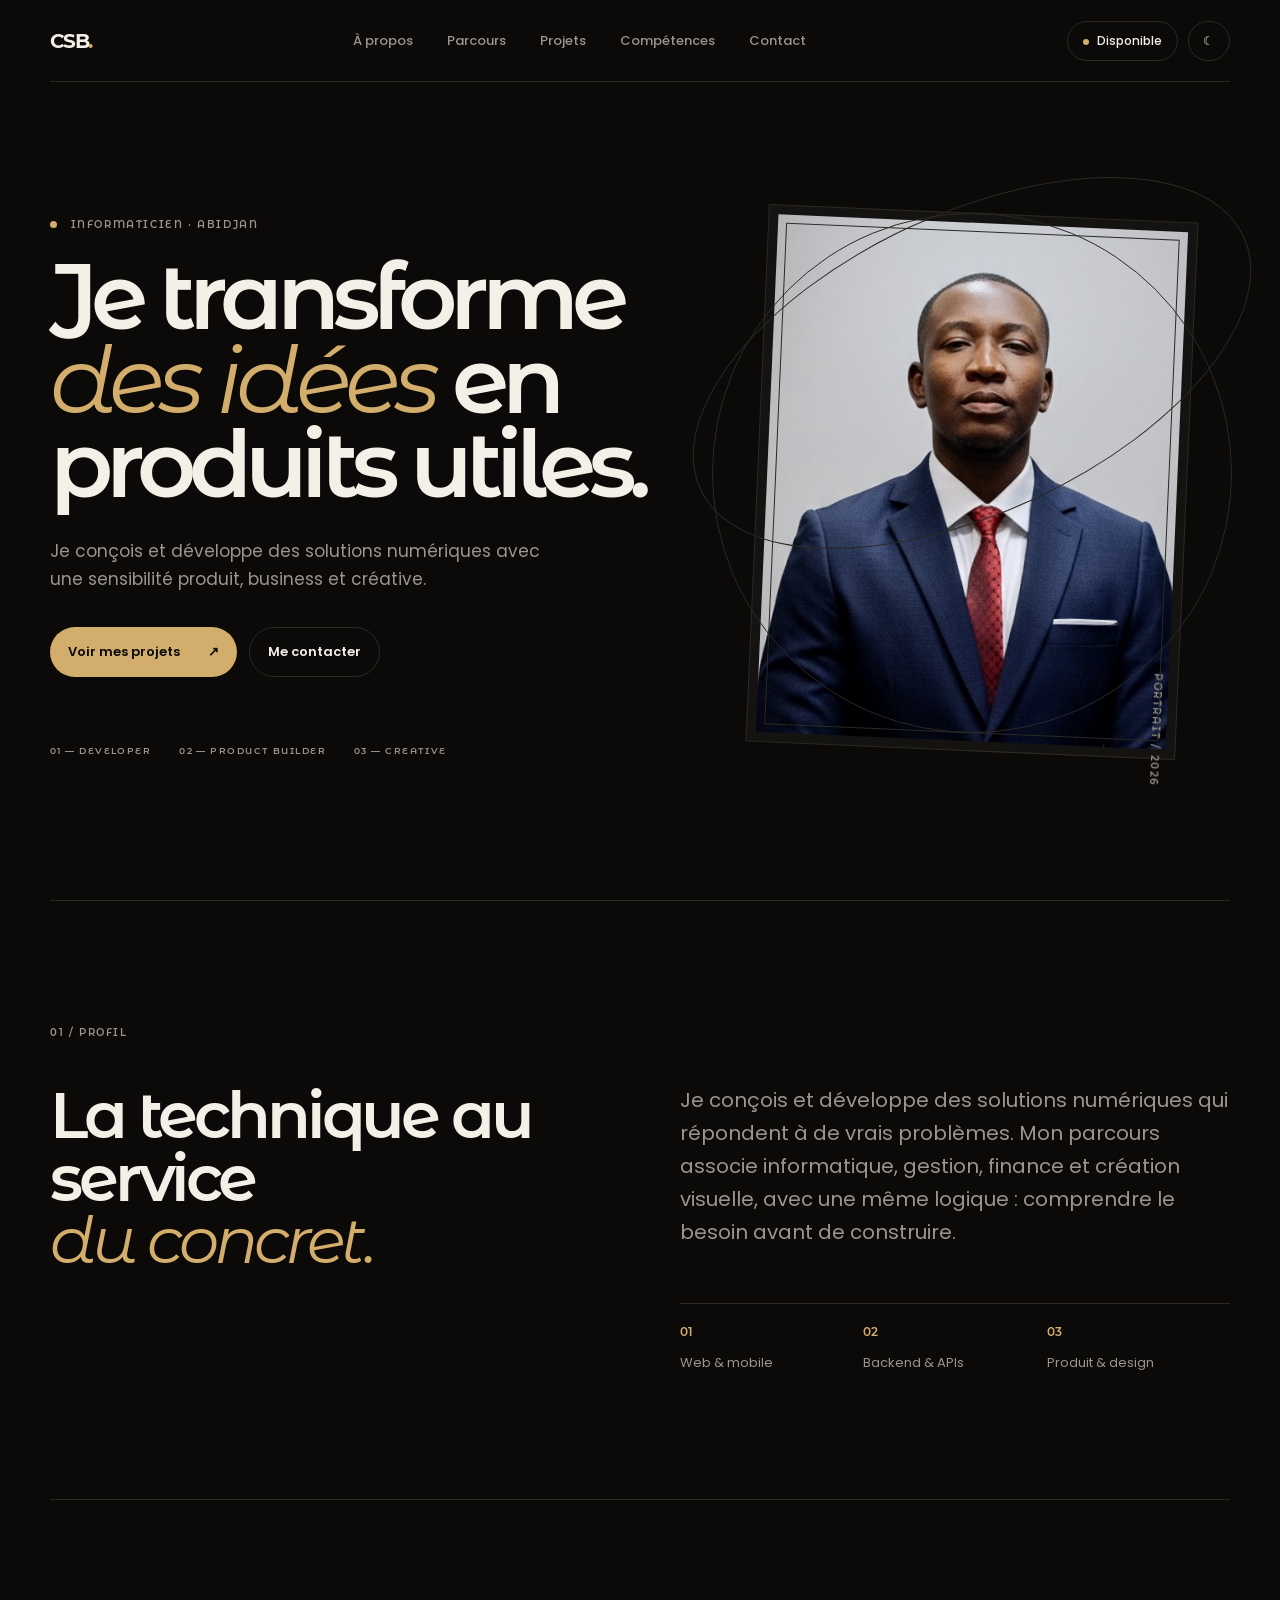
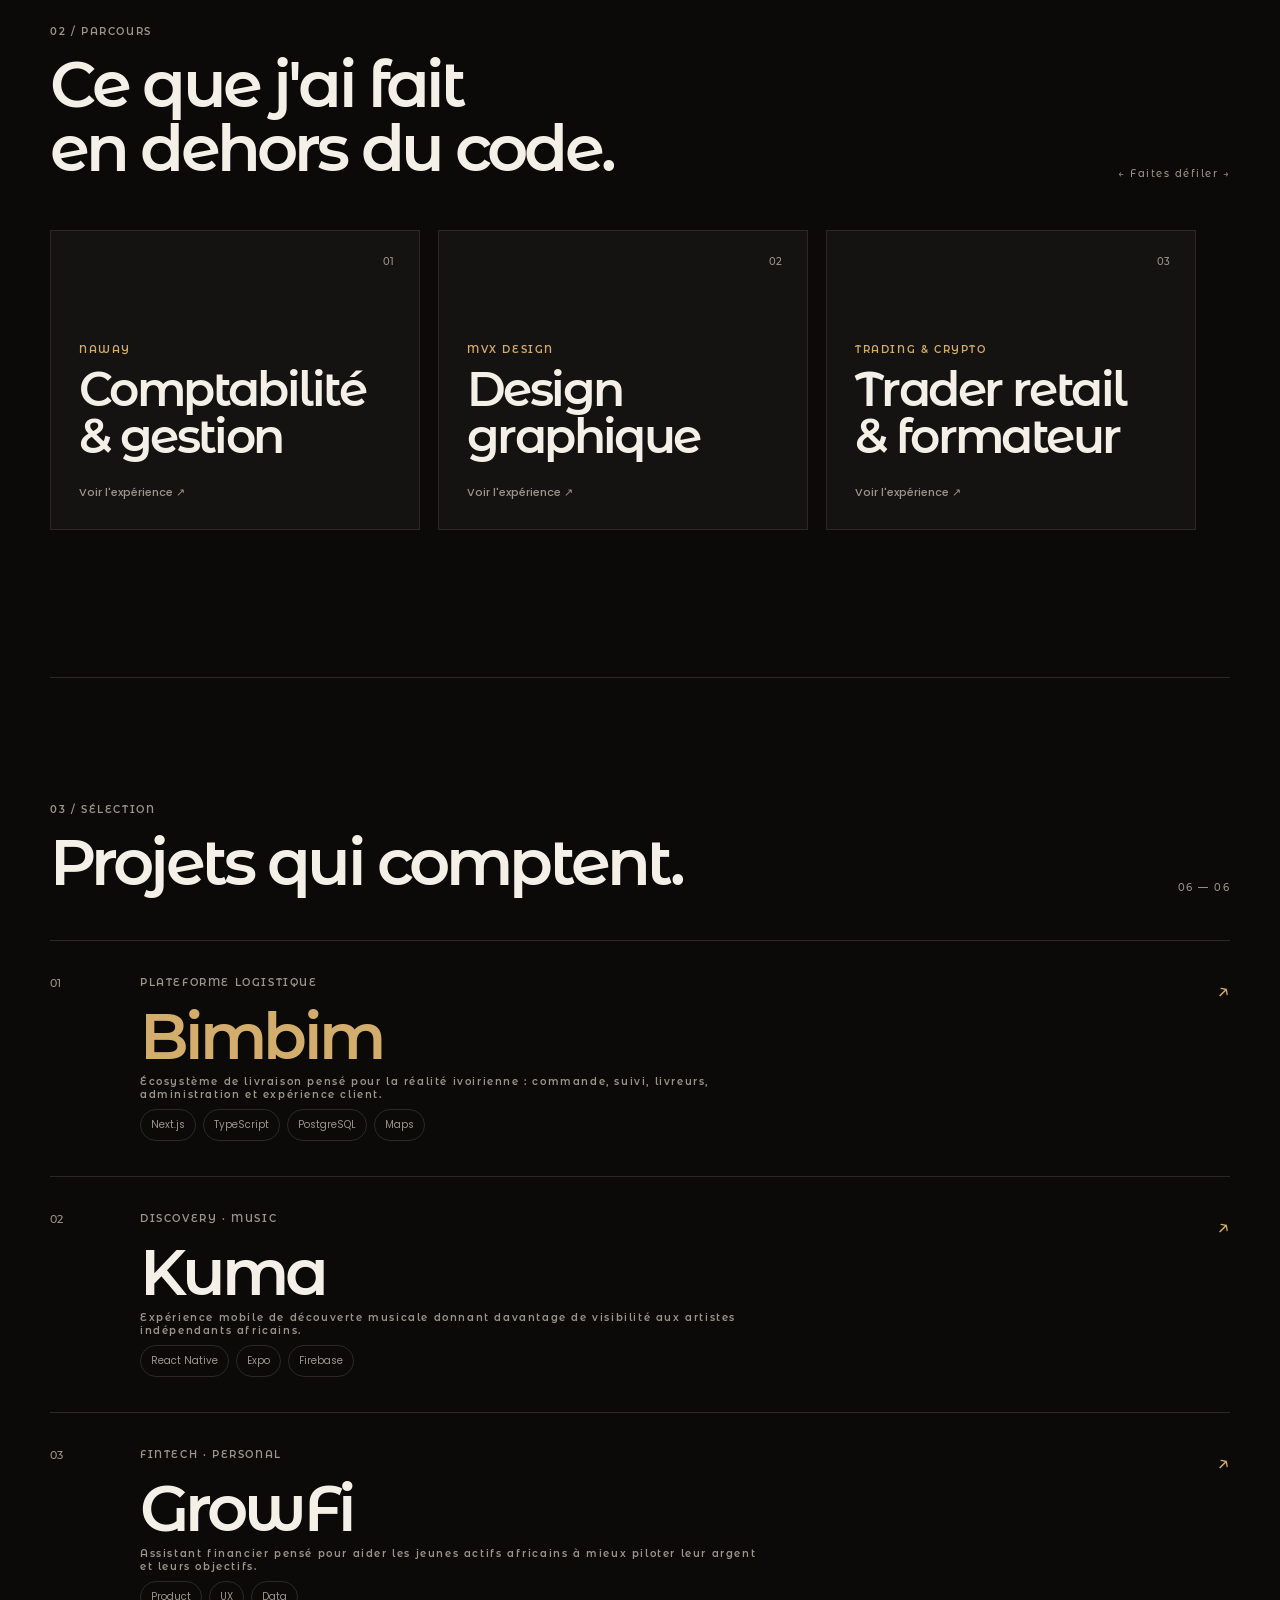
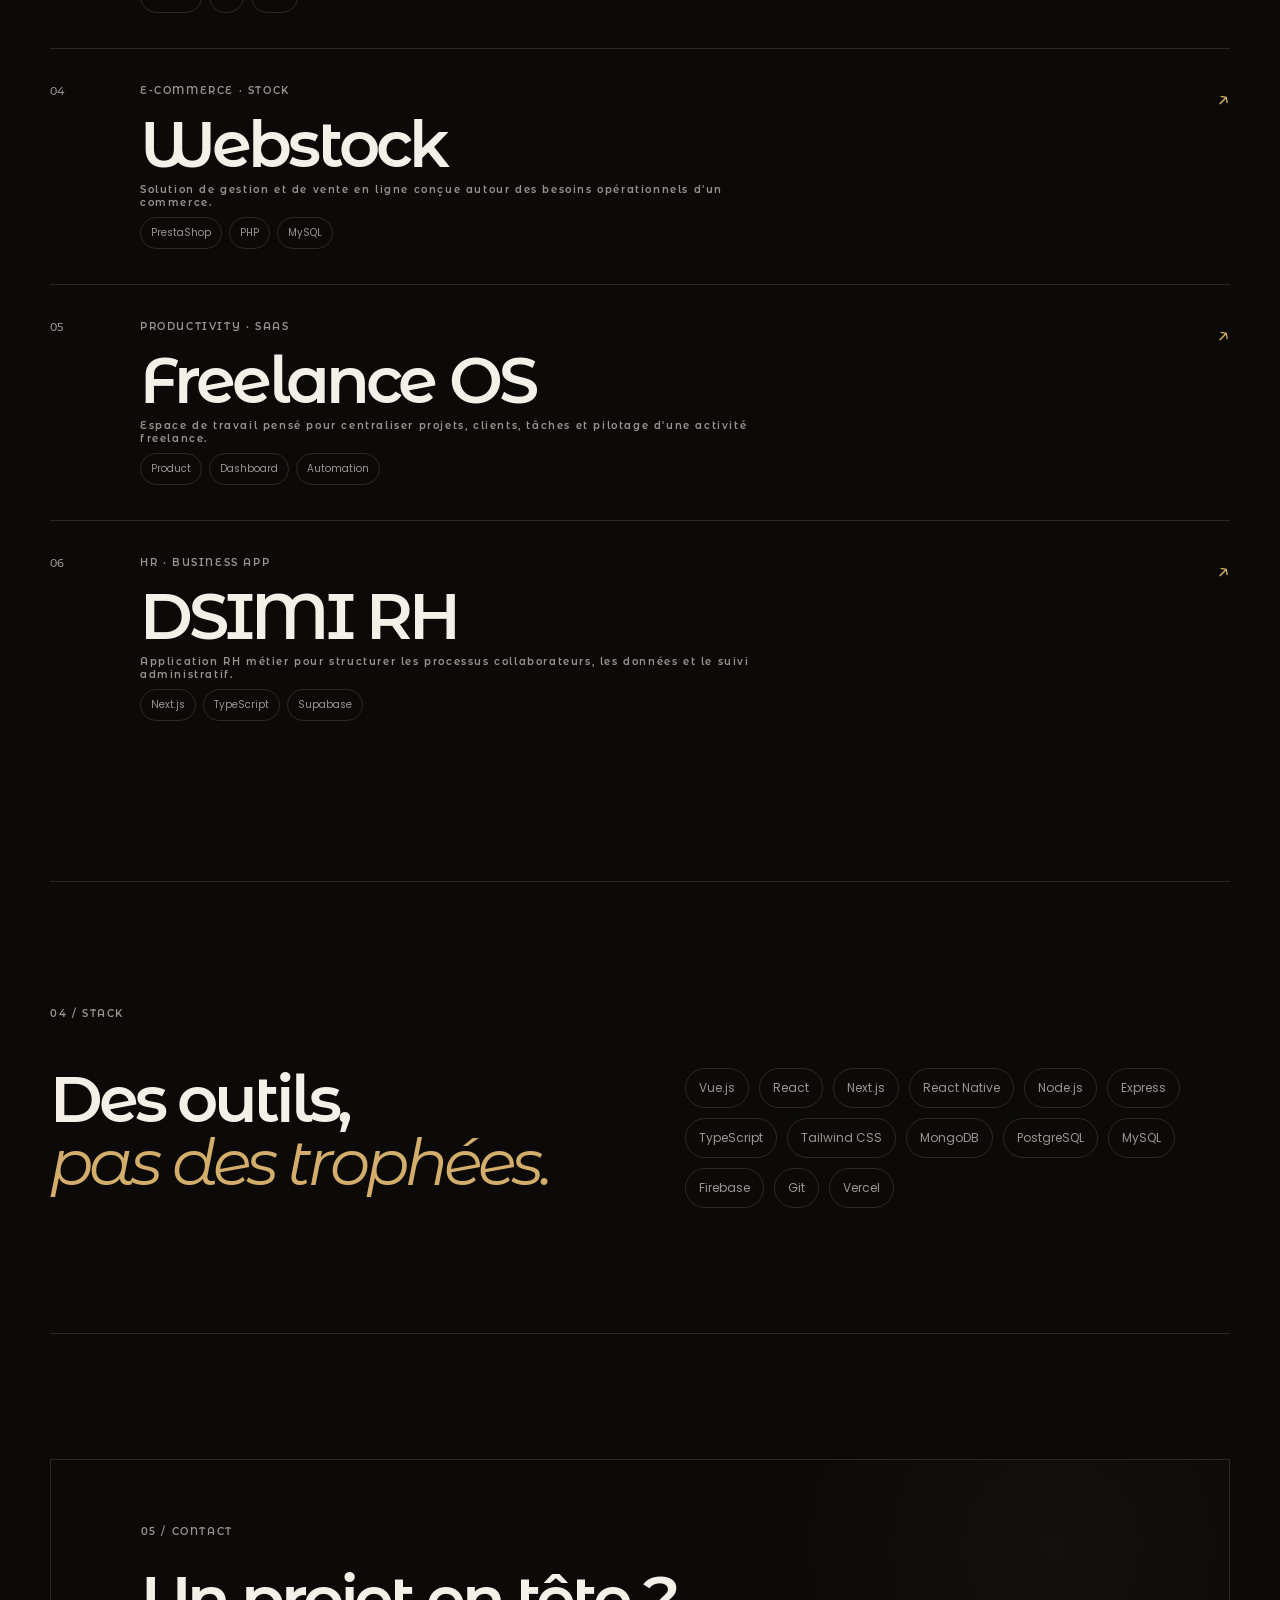
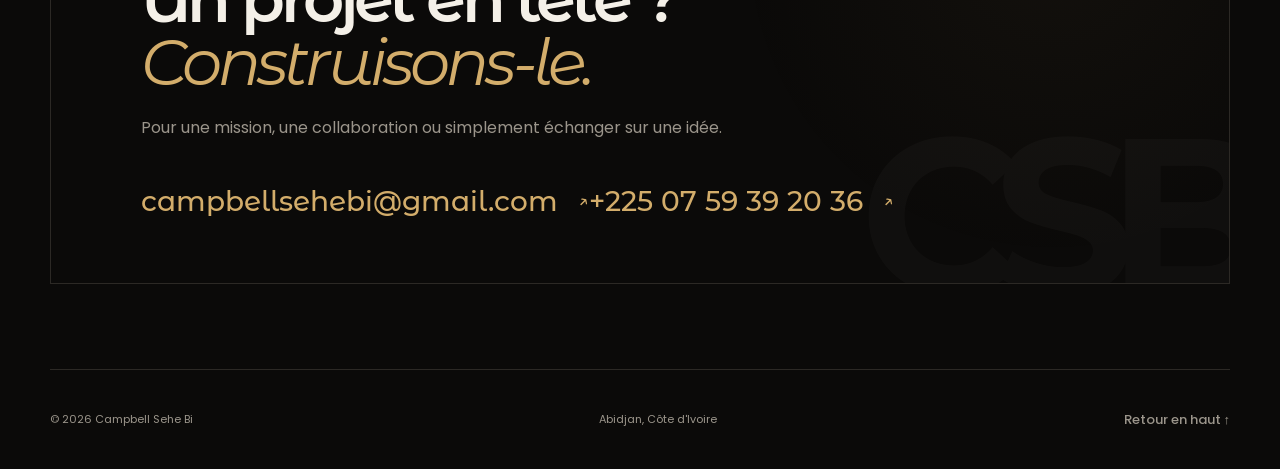
<file: index.html>
<!doctype html><html lang="fr"><head><meta charset="UTF-8"><meta name="viewport" content="width=device-width,initial-scale=1.0"><meta name="description" content="Campbell Sehe Bi — Informaticien, développeur full-stack et product builder basé à Abidjan."><meta name="theme-color" content="#0b0a09"><title>Campbell Sehe Bi — Portfolio</title><link rel="preconnect" href="https://fonts.googleapis.com"><link rel="preconnect" href="https://fonts.gstatic.com" crossorigin><link href="https://fonts.googleapis.com/css2?family=Montserrat+Alternates:wght@400;500;600;700;800&family=Poppins:wght@400;500;600;700&display=swap" rel="stylesheet"><link rel="stylesheet" href="style.css"></head><body><header class="nav"><a class="brand" href="#top">CSB<span>.</span></a><nav><a href="#about">À propos</a><a href="#experience">Parcours</a><a href="#work">Projets</a><a href="#skills">Compétences</a><a href="#contact">Contact</a></nav><div class="nav-actions"><a class="nav-cta" href="#contact">Disponible</a><button class="theme-toggle" id="themeToggle" type="button" aria-label="Changer de thème"><span class="moon">☾</span><span class="sun">☀</span></button></div></header><main id="top"><section class="hero shell"><div class="hero-copy reveal"><p class="eyebrow"><span class="pulse"></span> INFORMATICIEN · ABIDJAN</p><h1>Je transforme<br><em>des idées</em> en<br>produits utiles.</h1><p class="lead">Je conçois et développe des solutions numériques avec une sensibilité produit, business et créative.</p><div class="hero-actions"><a class="button primary" href="#work">Voir mes projets <span>↗</span></a><a class="button ghost" href="#contact">Me contacter</a></div><div class="hero-meta"><span>01 — DEVELOPER</span><span>02 — PRODUCT BUILDER</span><span>03 — CREATIVE</span></div></div><div class="portrait-wrap reveal delay"><div class="portrait-frame"><img class="portrait-image" src="profile.png" alt="Portrait de Campbell Sehe Bi"><div class="portrait-index">PORTRAIT / 2026</div></div><div class="orbit orbit-a"></div><div class="orbit orbit-b"></div></div></section><section id="about" class="section shell about"><div class="section-kicker">01 / PROFIL</div><div class="about-grid"><h2>La technique au service<br><span>du concret.</span></h2><div><p class="large-copy">Je conçois et développe des solutions numériques qui répondent à de vrais problèmes. Mon parcours associe informatique, gestion, finance et création visuelle, avec une même logique : comprendre le besoin avant de construire.</p><div class="facts"><div><strong>01</strong><span>Web & mobile</span></div><div><strong>02</strong><span>Backend & APIs</span></div><div><strong>03</strong><span>Produit & design</span></div></div></div></div></section><section id="experience" class="section shell experience"><div class="section-head"><div><div class="section-kicker">02 / PARCOURS</div><h2>Ce que j'ai fait<br><span>en dehors du code.</span></h2></div><div class="scroll-hint">← Faites défiler →</div></div><div class="experience-track"><a class="experience-card" href="naway.html"><span class="experience-number">01</span><p>NAWAY</p><h3>Comptabilité<br>& gestion</h3><span class="experience-more">Voir l'expérience ↗</span></a><a class="experience-card" href="mvx-design.html"><span class="experience-number">02</span><p>MVX DESIGN</p><h3>Design<br>graphique</h3><span class="experience-more">Voir l'expérience ↗</span></a><a class="experience-card" href="trading-crypto.html"><span class="experience-number">03</span><p>TRADING & CRYPTO</p><h3>Trader retail<br>& formateur</h3><span class="experience-more">Voir l'expérience ↗</span></a></div></section><section id="work" class="section shell work"><div class="section-head"><div><div class="section-kicker">03 / SÉLECTION</div><h2>Projets qui comptent.</h2></div><span class="counter">06 — 06</span></div><div class="project-list"><a class="project featured" href="projects/bimbim.html"><div class="project-no">01</div><div class="project-main"><p>PLATEFORME LOGISTIQUE</p><h3>Bimbim</h3><p class="project-desc">Écosystème de livraison pensé pour la réalité ivoirienne : commande, suivi, livreurs, administration et expérience client.</p><div class="tags"><span>Next.js</span><span>TypeScript</span><span>PostgreSQL</span><span>Maps</span></div></div><div class="project-arrow">↗</div></a><a class="project" href="projects/kuma.html"><div class="project-no">02</div><div class="project-main"><p>DISCOVERY · MUSIC</p><h3>Kuma</h3><p class="project-desc">Expérience mobile de découverte musicale donnant davantage de visibilité aux artistes indépendants africains.</p><div class="tags"><span>React Native</span><span>Expo</span><span>Firebase</span></div></div><div class="project-arrow">↗</div></a><a class="project" href="projects/growfi.html"><div class="project-no">03</div><div class="project-main"><p>FINTECH · PERSONAL</p><h3>GrowFi</h3><p class="project-desc">Assistant financier pensé pour aider les jeunes actifs africains à mieux piloter leur argent et leurs objectifs.</p><div class="tags"><span>Product</span><span>UX</span><span>Data</span></div></div><div class="project-arrow">↗</div></a><a class="project" href="projects/webstock.html"><div class="project-no">04</div><div class="project-main"><p>E-COMMERCE · STOCK</p><h3>Webstock</h3><p class="project-desc">Solution de gestion et de vente en ligne conçue autour des besoins opérationnels d'un commerce.</p><div class="tags"><span>PrestaShop</span><span>PHP</span><span>MySQL</span></div></div><div class="project-arrow">↗</div></a><a class="project" href="projects/freelance-os.html"><div class="project-no">05</div><div class="project-main"><p>PRODUCTIVITY · SAAS</p><h3>Freelance OS</h3><p class="project-desc">Espace de travail pensé pour centraliser projets, clients, tâches et pilotage d'une activité freelance.</p><div class="tags"><span>Product</span><span>Dashboard</span><span>Automation</span></div></div><div class="project-arrow">↗</div></a><a class="project" href="projects/dsimi-rh.html"><div class="project-no">06</div><div class="project-main"><p>HR · BUSINESS APP</p><h3>DSIMI RH</h3><p class="project-desc">Application RH métier pour structurer les processus collaborateurs, les données et le suivi administratif.</p><div class="tags"><span>Next.js</span><span>TypeScript</span><span>Supabase</span></div></div><div class="project-arrow">↗</div></a></div></section><section id="skills" class="section shell skills"><div class="section-kicker">04 / STACK</div><div class="skills-layout"><h2>Des outils,<br><span>pas des trophées.</span></h2><div class="skill-cloud"><span>Vue.js</span><span>React</span><span>Next.js</span><span>React Native</span><span>Node.js</span><span>Express</span><span>TypeScript</span><span>Tailwind CSS</span><span>MongoDB</span><span>PostgreSQL</span><span>MySQL</span><span>Firebase</span><span>Git</span><span>Vercel</span></div></div></section><section id="contact" class="section contact shell"><div class="contact-card"><div class="section-kicker">05 / CONTACT</div><h2>Un projet en tête ?<br><span>Construisons-le.</span></h2><p>Pour une mission, une collaboration ou simplement échanger sur une idée.</p><div class="contact-details"><a class="contact-link" href="mailto:campbellsehebi@gmail.com">campbellsehebi@gmail.com <span>↗</span></a><a class="contact-link" href="tel:+2250759392036">+225 07 59 39 20 36 <span>↗</span></a></div></div></section></main><footer class="footer shell"><span>© 2026 Campbell Sehe Bi</span><span>Abidjan, Côte d'Ivoire</span><a href="#top">Retour en haut ↑</a></footer><script src="script.js"></script></body></html>
</file>
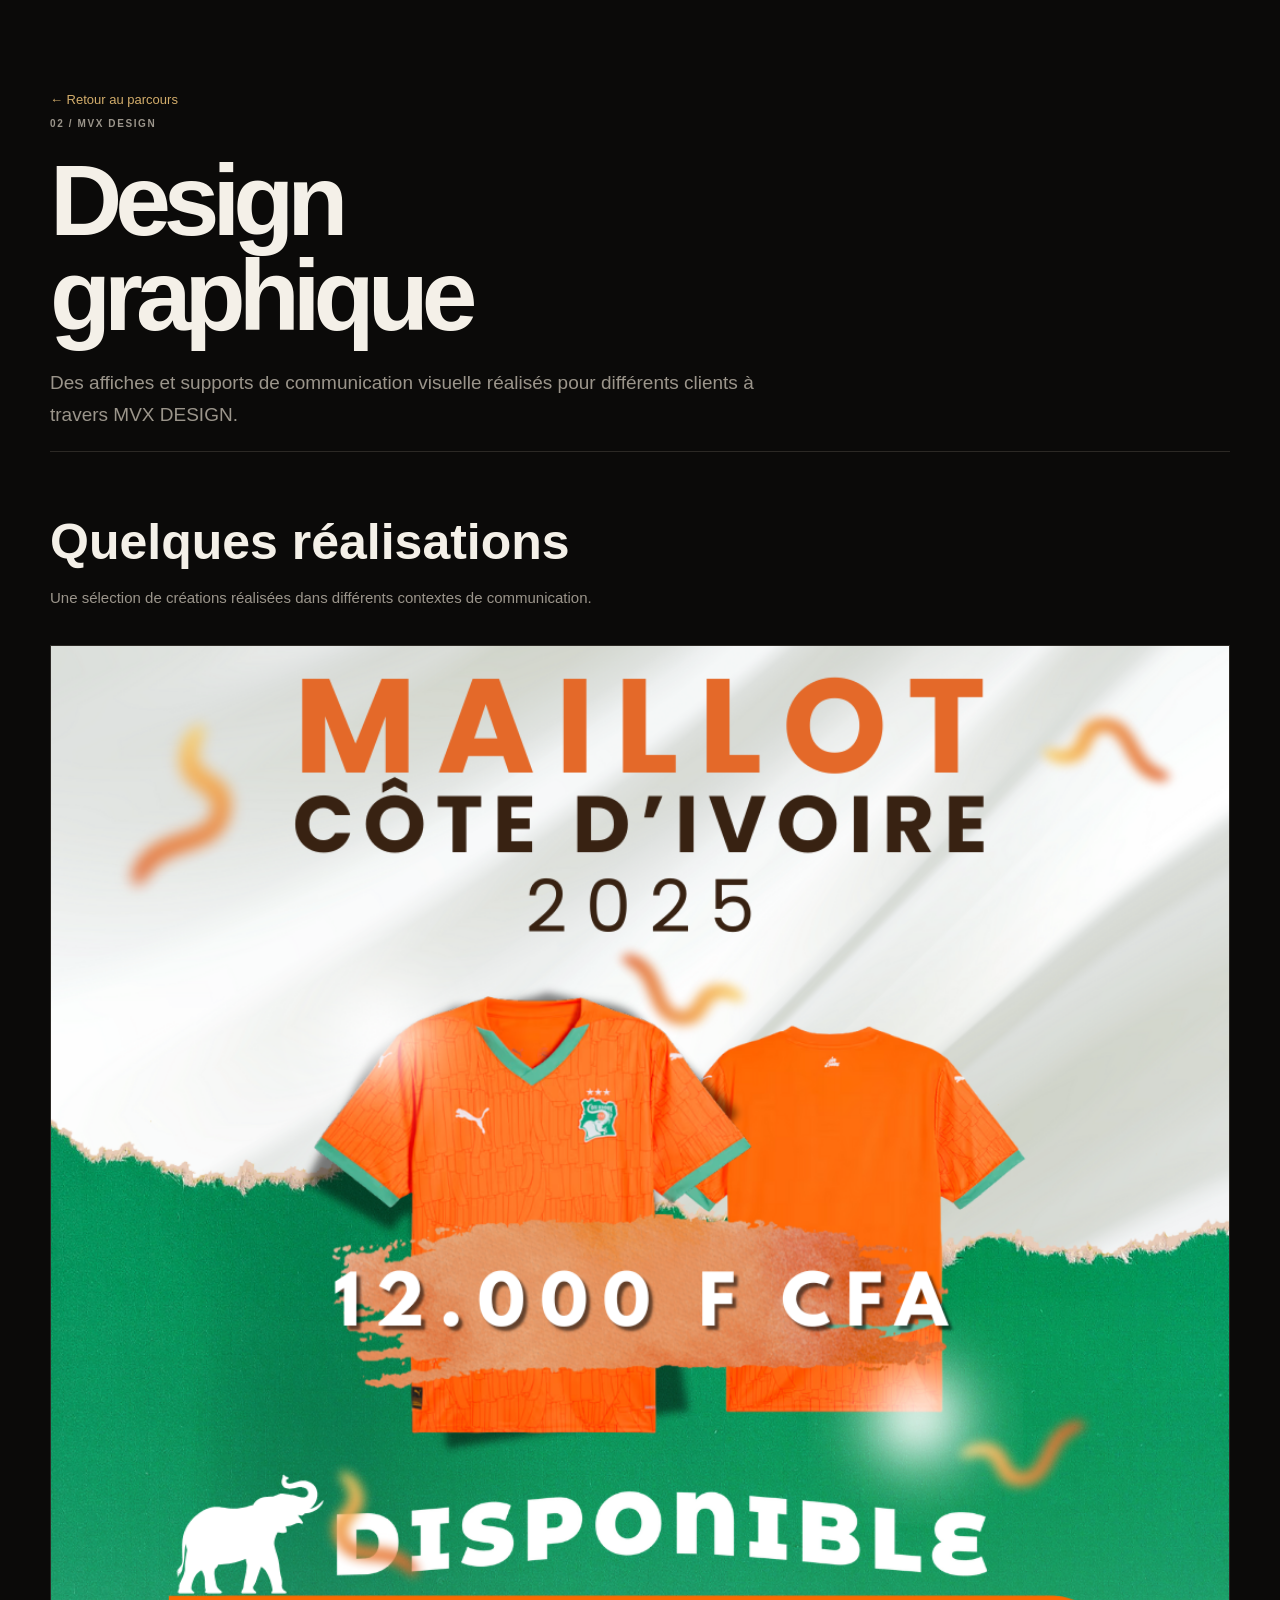
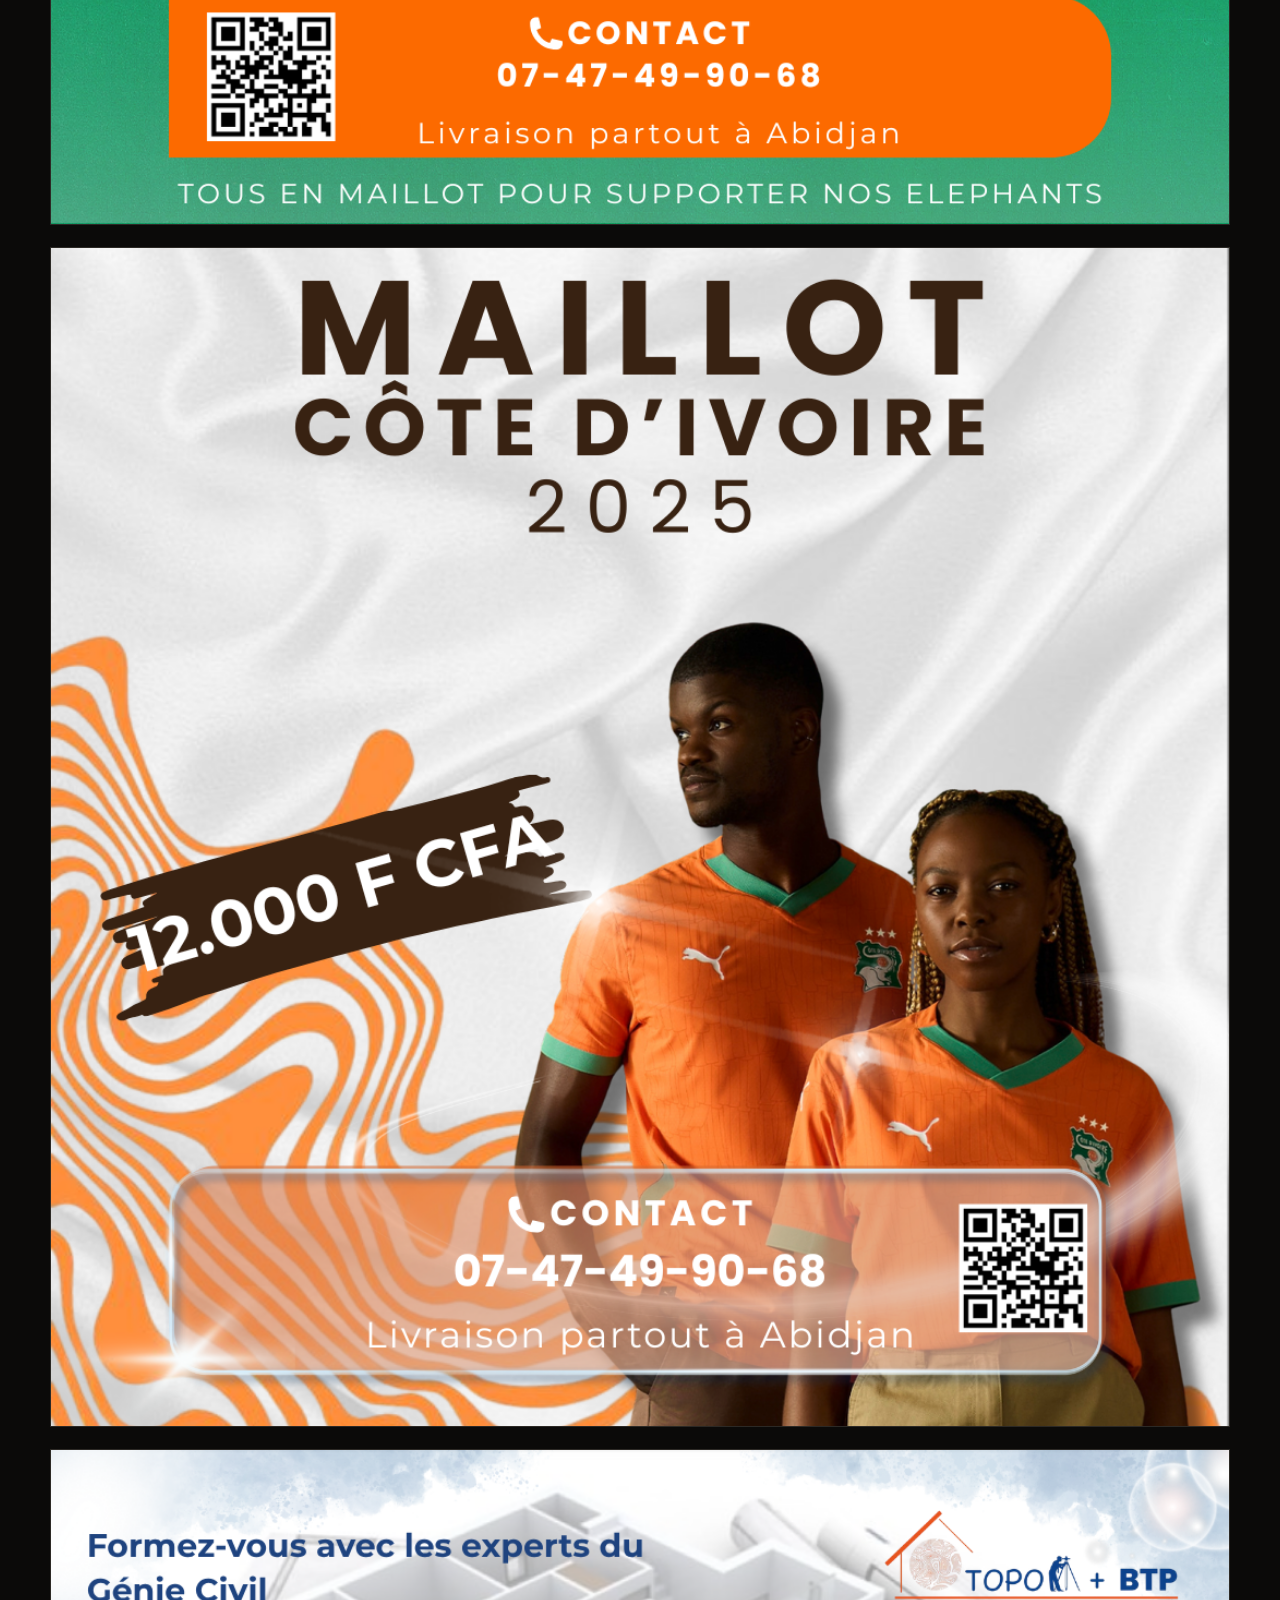
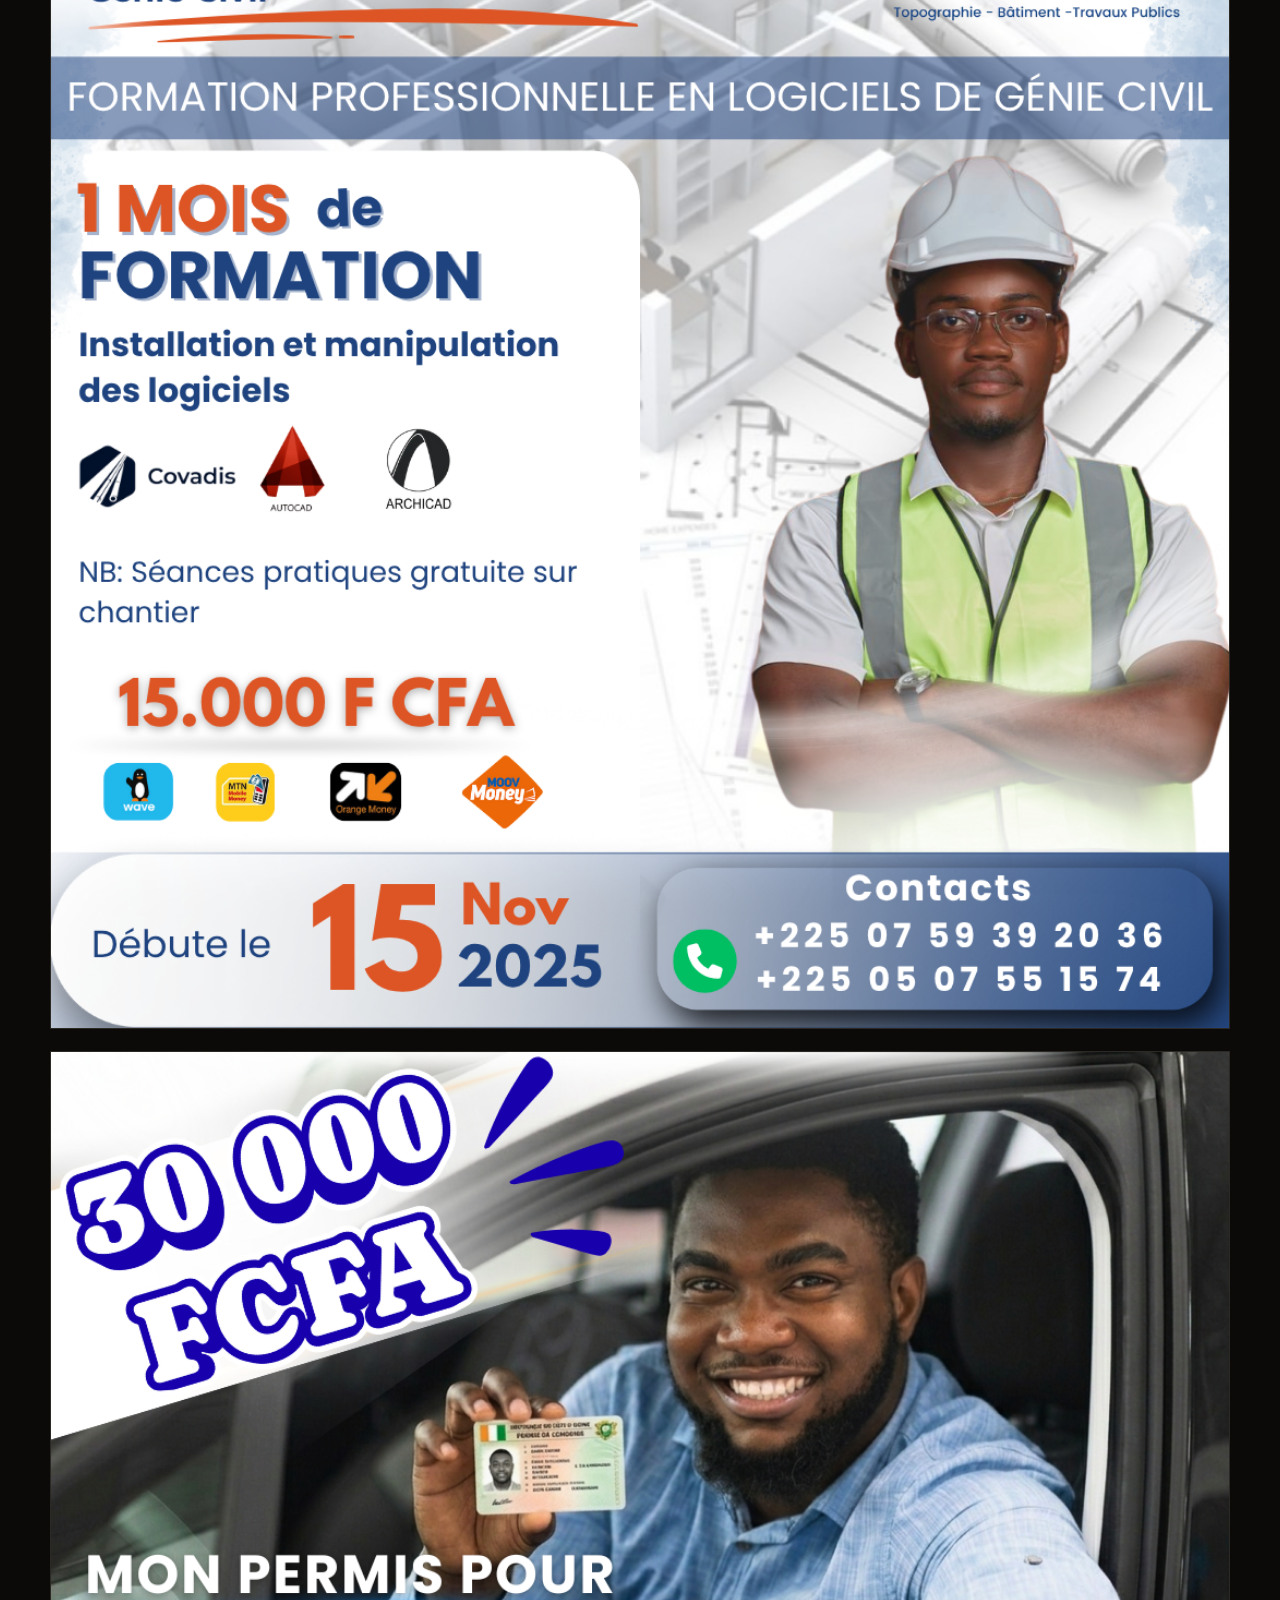
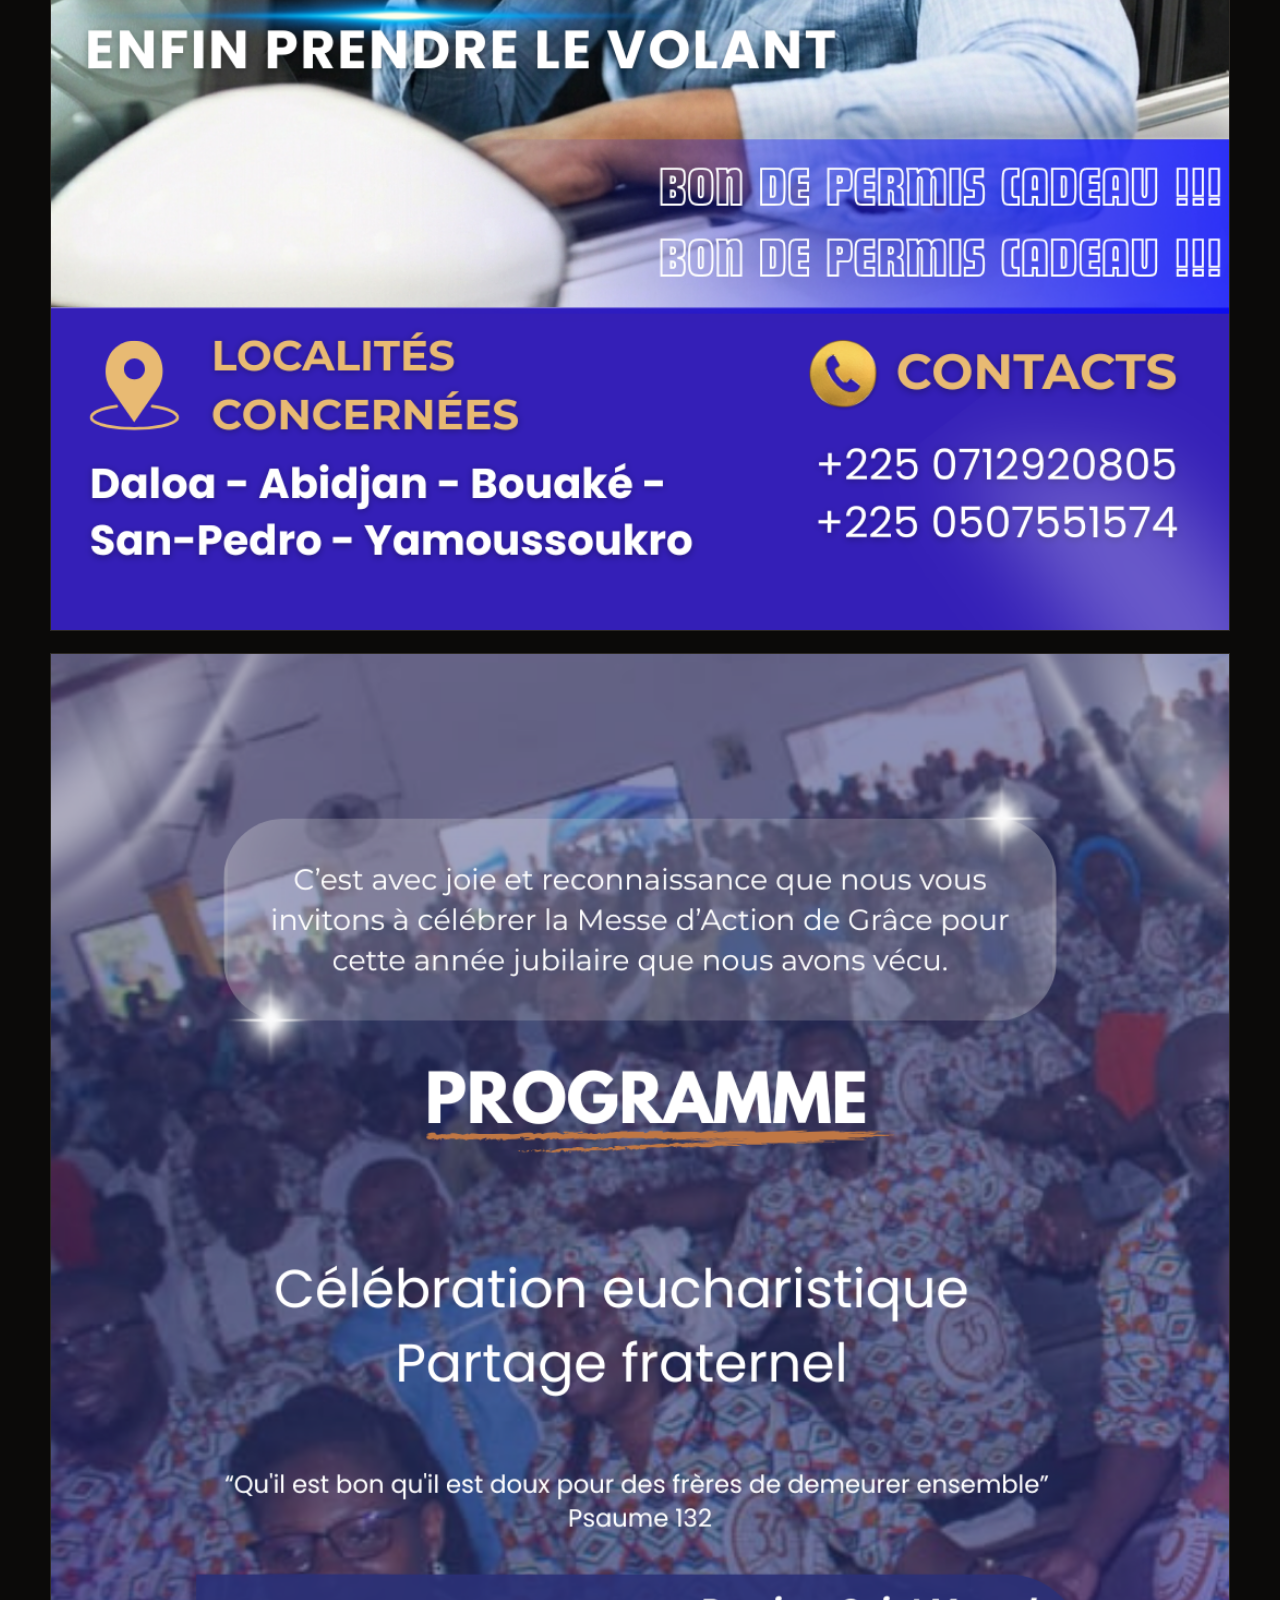
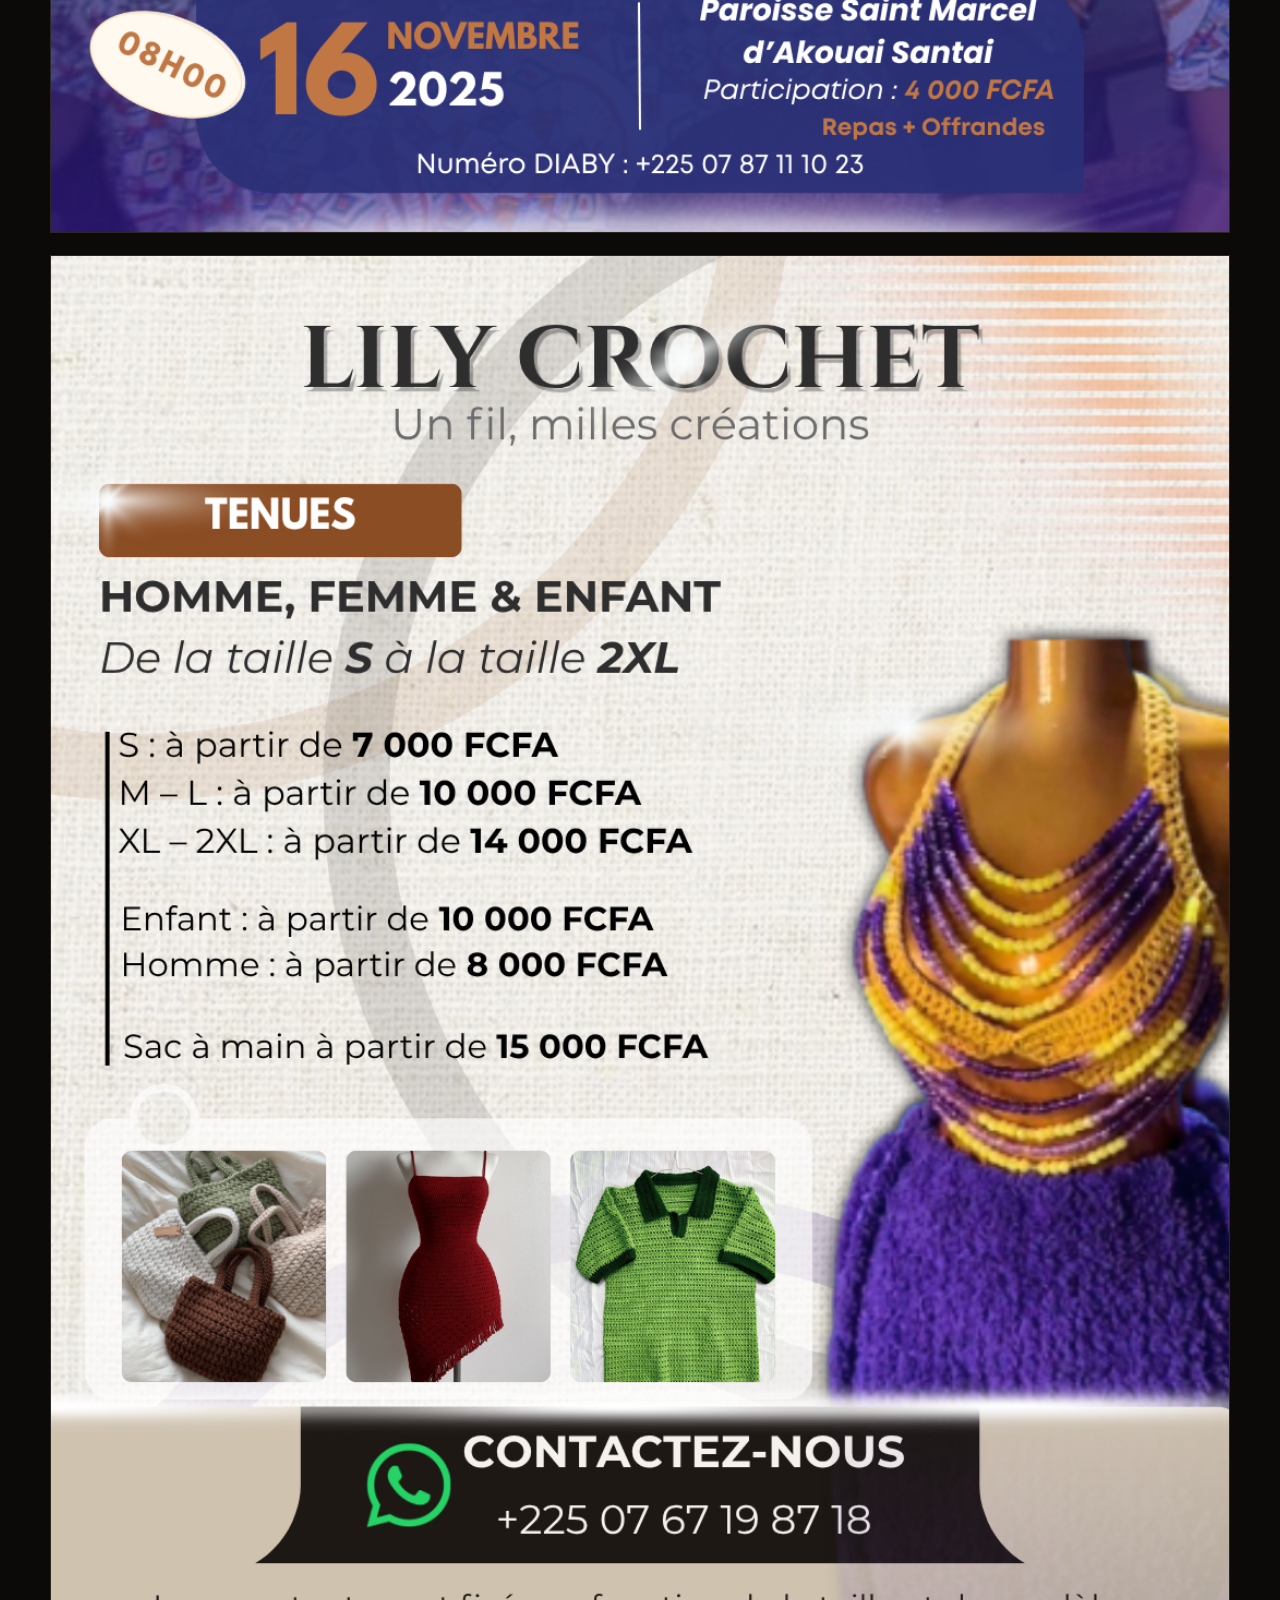
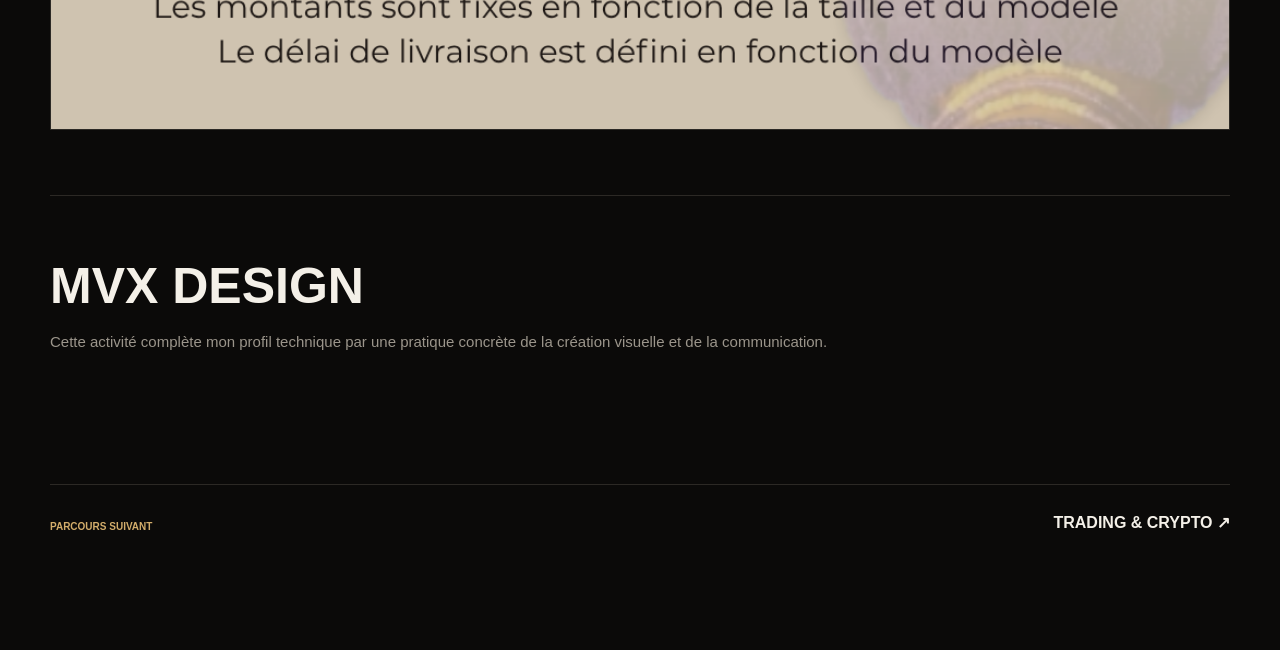
<file: mvx-design.html>
<!doctype html><html lang="fr"><head><meta charset="UTF-8"><meta name="viewport" content="width=device-width,initial-scale=1"><title>MVX DESIGN — Campbell Sehe Bi</title><link rel="stylesheet" href="style.css"></head><body><main class="shell detail"><a class="back" href="index.html#experience">← Retour au parcours</a><p class="eyebrow">02 / MVX DESIGN</p><h1>Design<br>graphique</h1><p class="detail-intro">Des affiches et supports de communication visuelle réalisés pour différents clients à travers MVX DESIGN.</p><section class="case-section"><h2>Quelques réalisations</h2><p>Une sélection de créations réalisées dans différents contextes de communication.</p><div class="gallery"><img src="assets/Affiche MAILLOT OFFICIEL CIV.png" alt="Affiche Maillot Officiel CIV" loading="lazy"><img src="assets/Affiche MAILLOT OFFICIEL CIV2.png" alt="Affiche Maillot Officiel CIV — variante" loading="lazy"><img src="assets/Affiche TOPO BTP.png" alt="Affiche TOPO BTP" loading="lazy"><img src="assets/Affiche bon permis.png" alt="Affiche Bon Permis" loading="lazy"><img src="assets/Affiche eglise.png" alt="Affiche église" loading="lazy"><img src="assets/Design lily crochet.png" alt="Design Lily Crochet" loading="lazy"></div></section><section class="case-section"><h2>MVX DESIGN</h2><p>Cette activité complète mon profil technique par une pratique concrète de la création visuelle et de la communication.</p></section><a class="next-project" href="trading-crypto.html"><span>PARCOURS SUIVANT</span><strong>TRADING & CRYPTO ↗</strong></a></main></body></html>
</file>
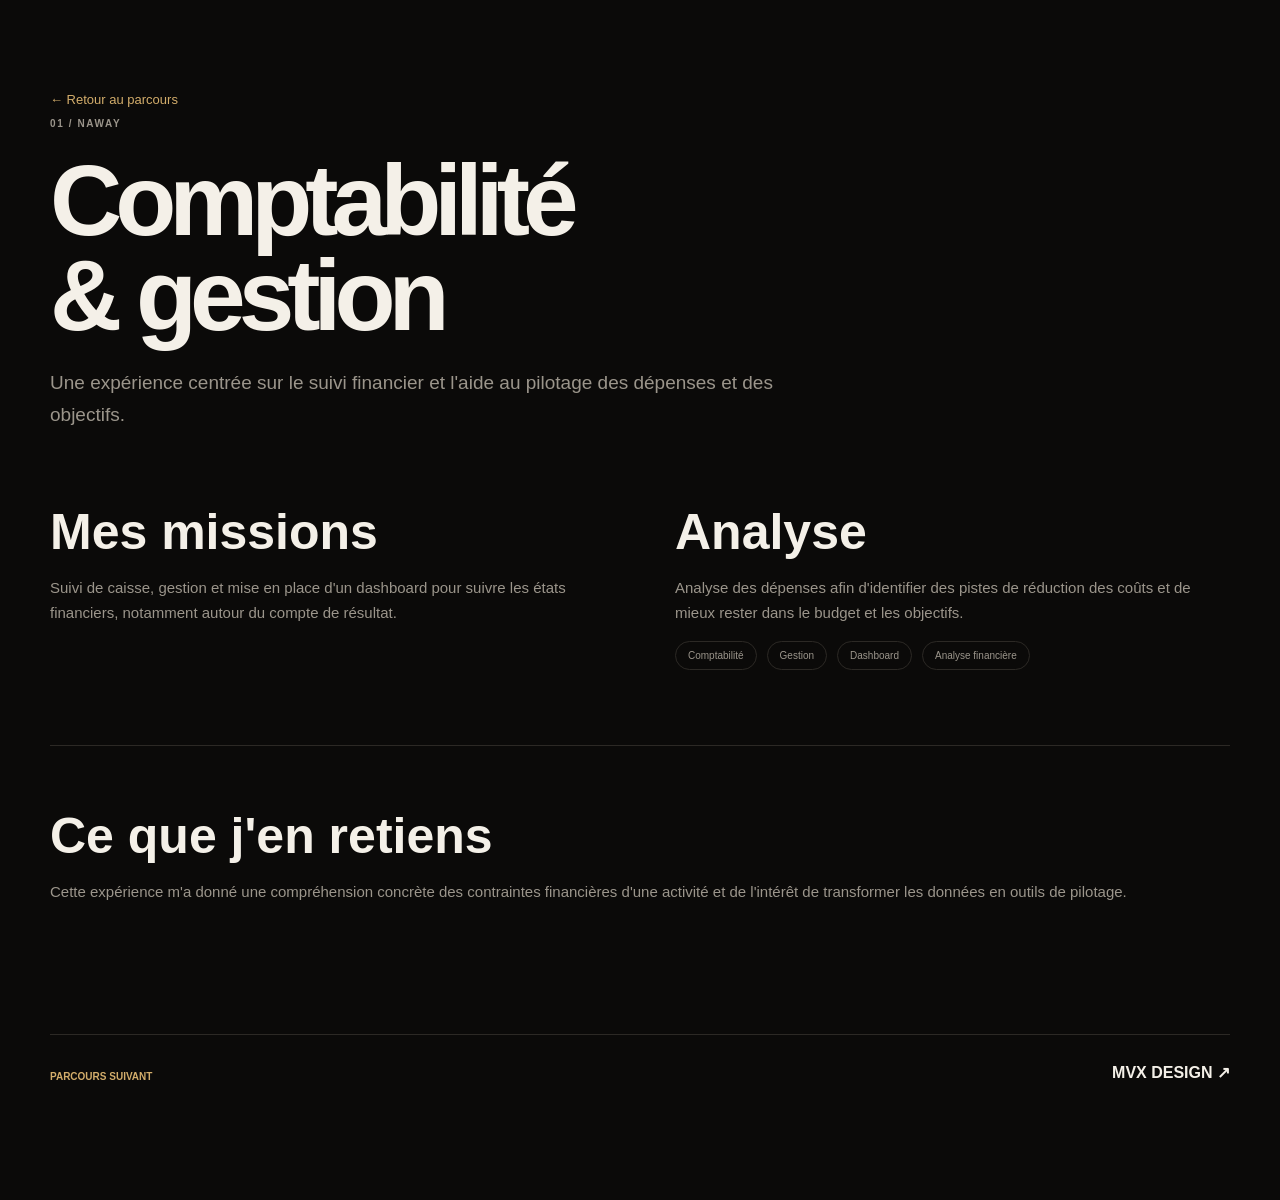
<file: naway.html>
<!doctype html><html lang="fr"><head><meta charset="UTF-8"><meta name="viewport" content="width=device-width,initial-scale=1"><title>Naway — Comptabilité & gestion — Campbell Sehe Bi</title><link rel="stylesheet" href="style.css"></head><body><main class="shell detail"><a class="back" href="index.html#experience">← Retour au parcours</a><p class="eyebrow">01 / NAWAY</p><h1>Comptabilité<br>& gestion</h1><p class="detail-intro">Une expérience centrée sur le suivi financier et l'aide au pilotage des dépenses et des objectifs.</p><div class="case-grid"><div><h2>Mes missions</h2><p>Suivi de caisse, gestion et mise en place d'un dashboard pour suivre les états financiers, notamment autour du compte de résultat.</p></div><div><h2>Analyse</h2><p>Analyse des dépenses afin d'identifier des pistes de réduction des coûts et de mieux rester dans le budget et les objectifs.</p><div class="case-meta"><span>Comptabilité</span><span>Gestion</span><span>Dashboard</span><span>Analyse financière</span></div></div></div><section class="case-section"><h2>Ce que j'en retiens</h2><p>Cette expérience m'a donné une compréhension concrète des contraintes financières d'une activité et de l'intérêt de transformer les données en outils de pilotage.</p></section><a class="next-project" href="mvx-design.html"><span>PARCOURS SUIVANT</span><strong>MVX DESIGN ↗</strong></a></main></body></html>
</file>
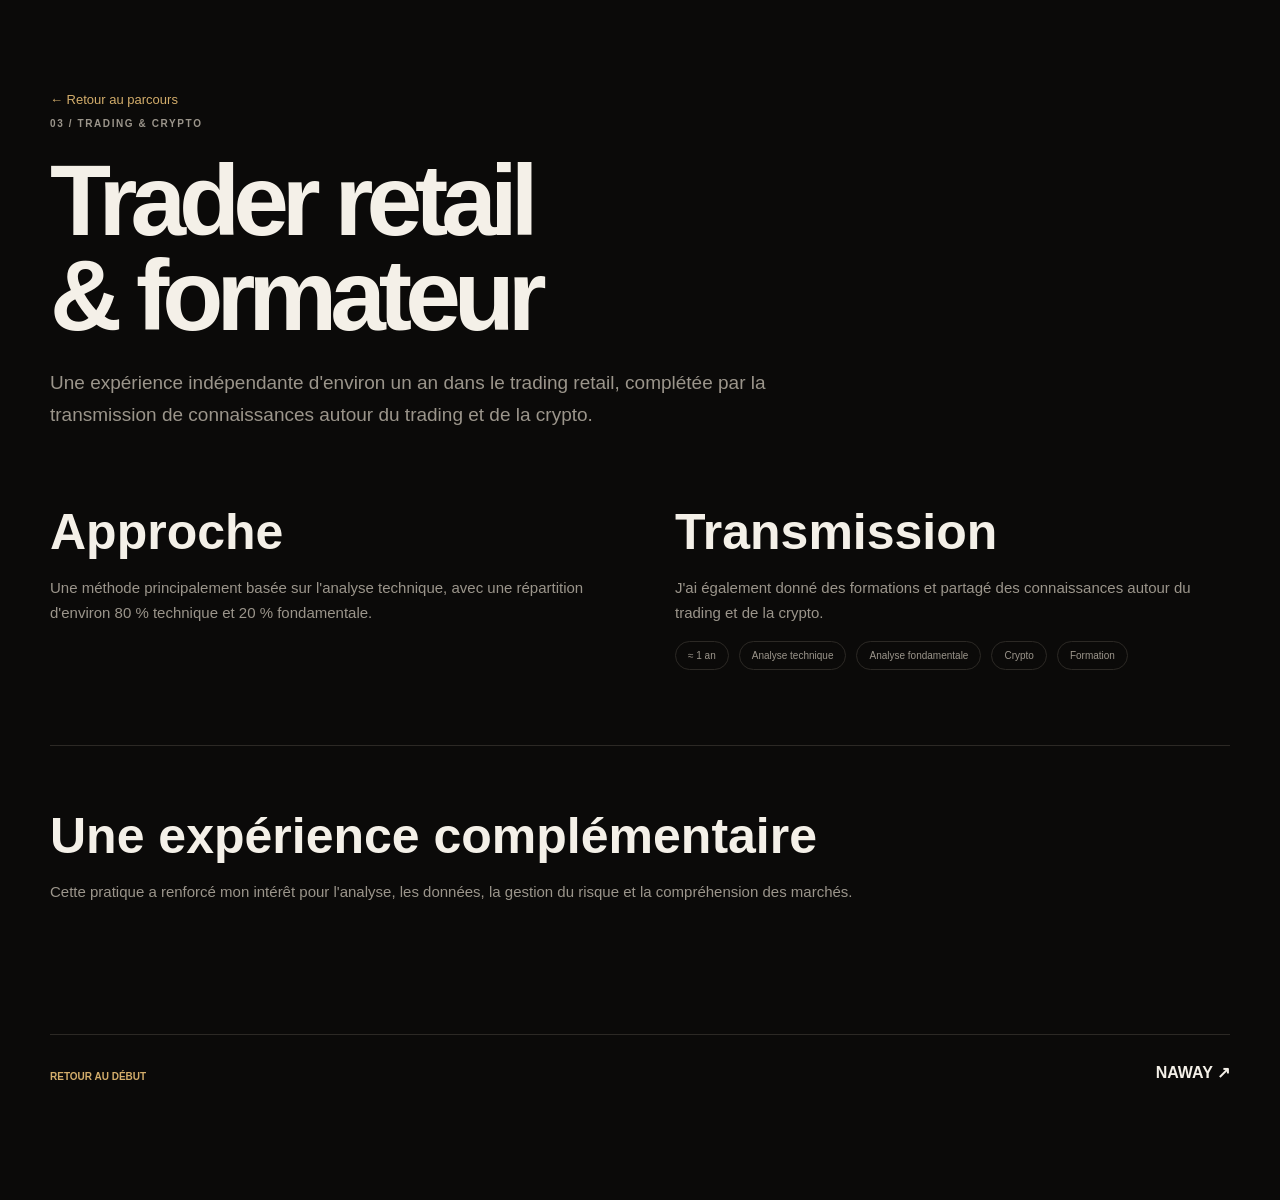
<file: trading-crypto.html>
<!doctype html><html lang="fr"><head><meta charset="UTF-8"><meta name="viewport" content="width=device-width,initial-scale=1"><title>Trading & Crypto — Campbell Sehe Bi</title><link rel="stylesheet" href="style.css"></head><body><main class="shell detail"><a class="back" href="index.html#experience">← Retour au parcours</a><p class="eyebrow">03 / TRADING & CRYPTO</p><h1>Trader retail<br>& formateur</h1><p class="detail-intro">Une expérience indépendante d'environ un an dans le trading retail, complétée par la transmission de connaissances autour du trading et de la crypto.</p><div class="case-grid"><div><h2>Approche</h2><p>Une méthode principalement basée sur l'analyse technique, avec une répartition d'environ 80 % technique et 20 % fondamentale.</p></div><div><h2>Transmission</h2><p>J'ai également donné des formations et partagé des connaissances autour du trading et de la crypto.</p><div class="case-meta"><span>≈ 1 an</span><span>Analyse technique</span><span>Analyse fondamentale</span><span>Crypto</span><span>Formation</span></div></div></div><section class="case-section"><h2>Une expérience complémentaire</h2><p>Cette pratique a renforcé mon intérêt pour l'analyse, les données, la gestion du risque et la compréhension des marchés.</p></section><a class="next-project" href="naway.html"><span>RETOUR AU DÉBUT</span><strong>NAWAY ↗</strong></a></main></body></html>
</file>
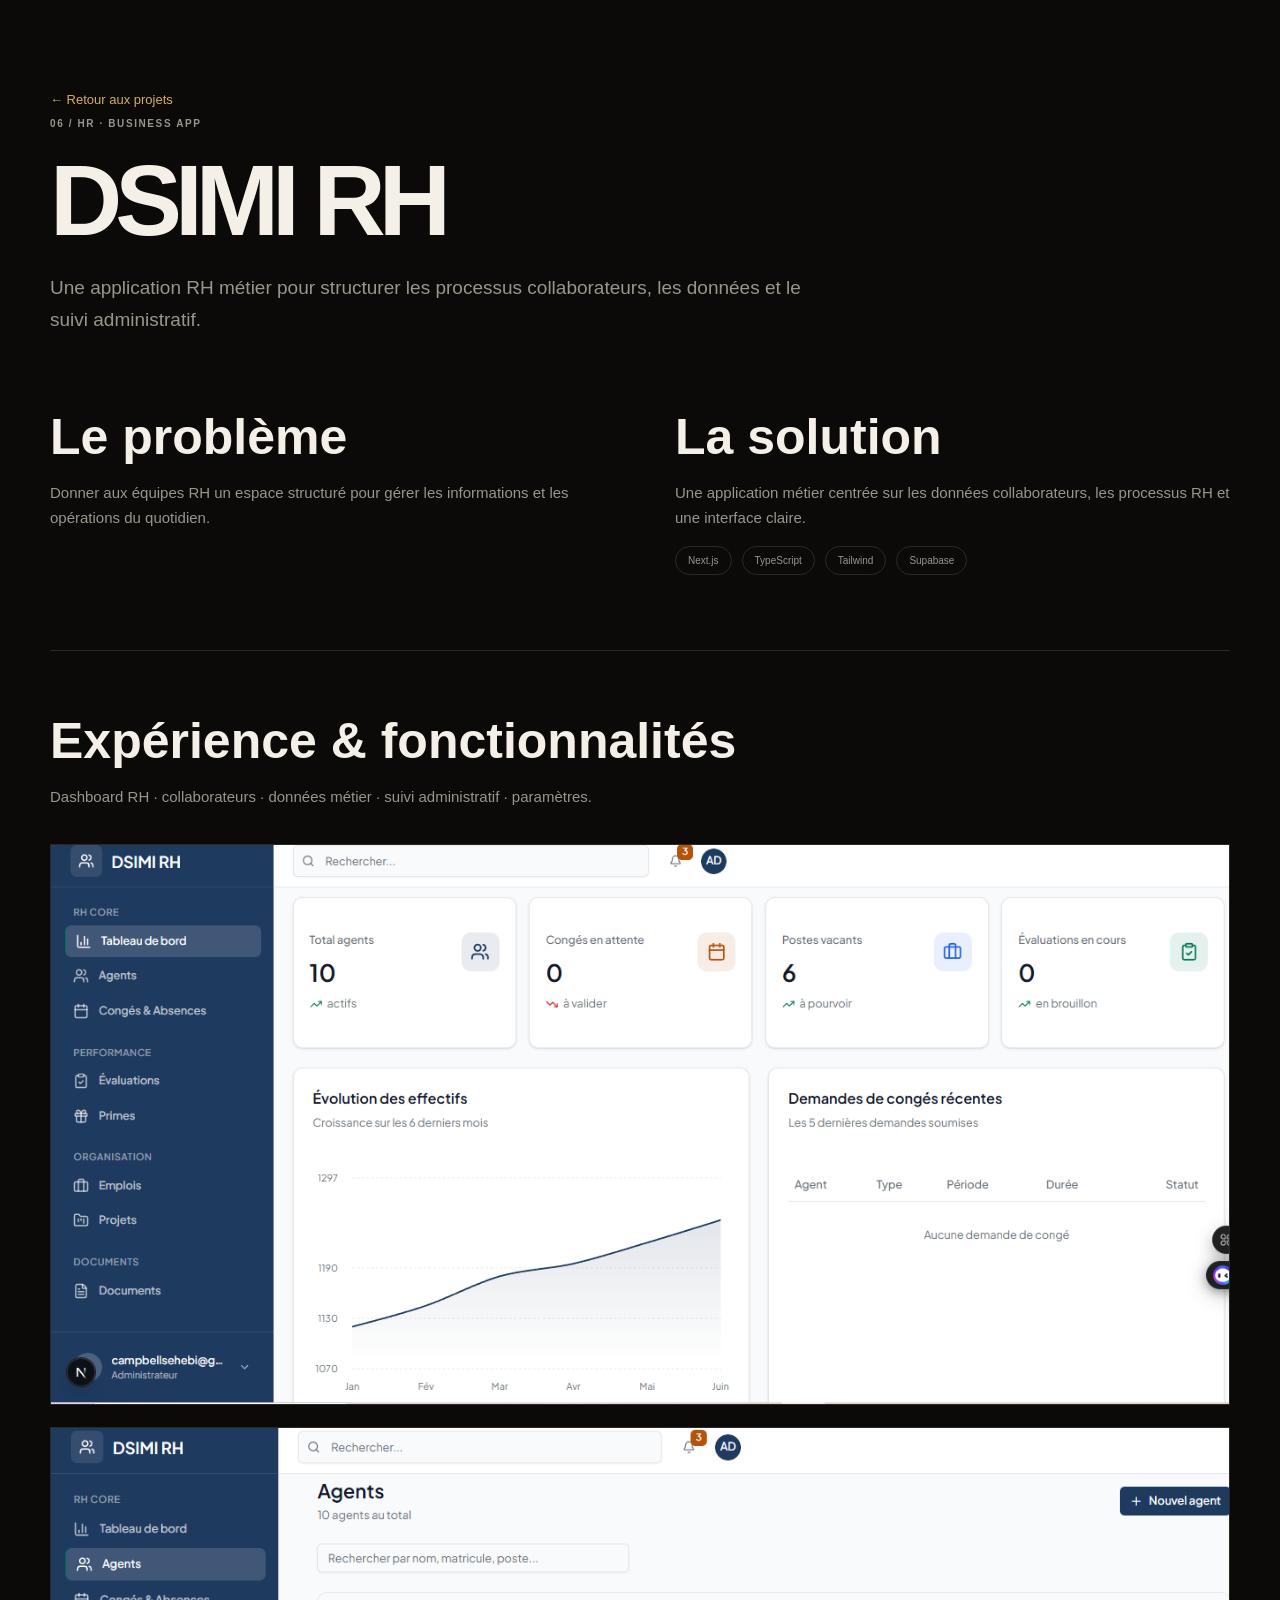
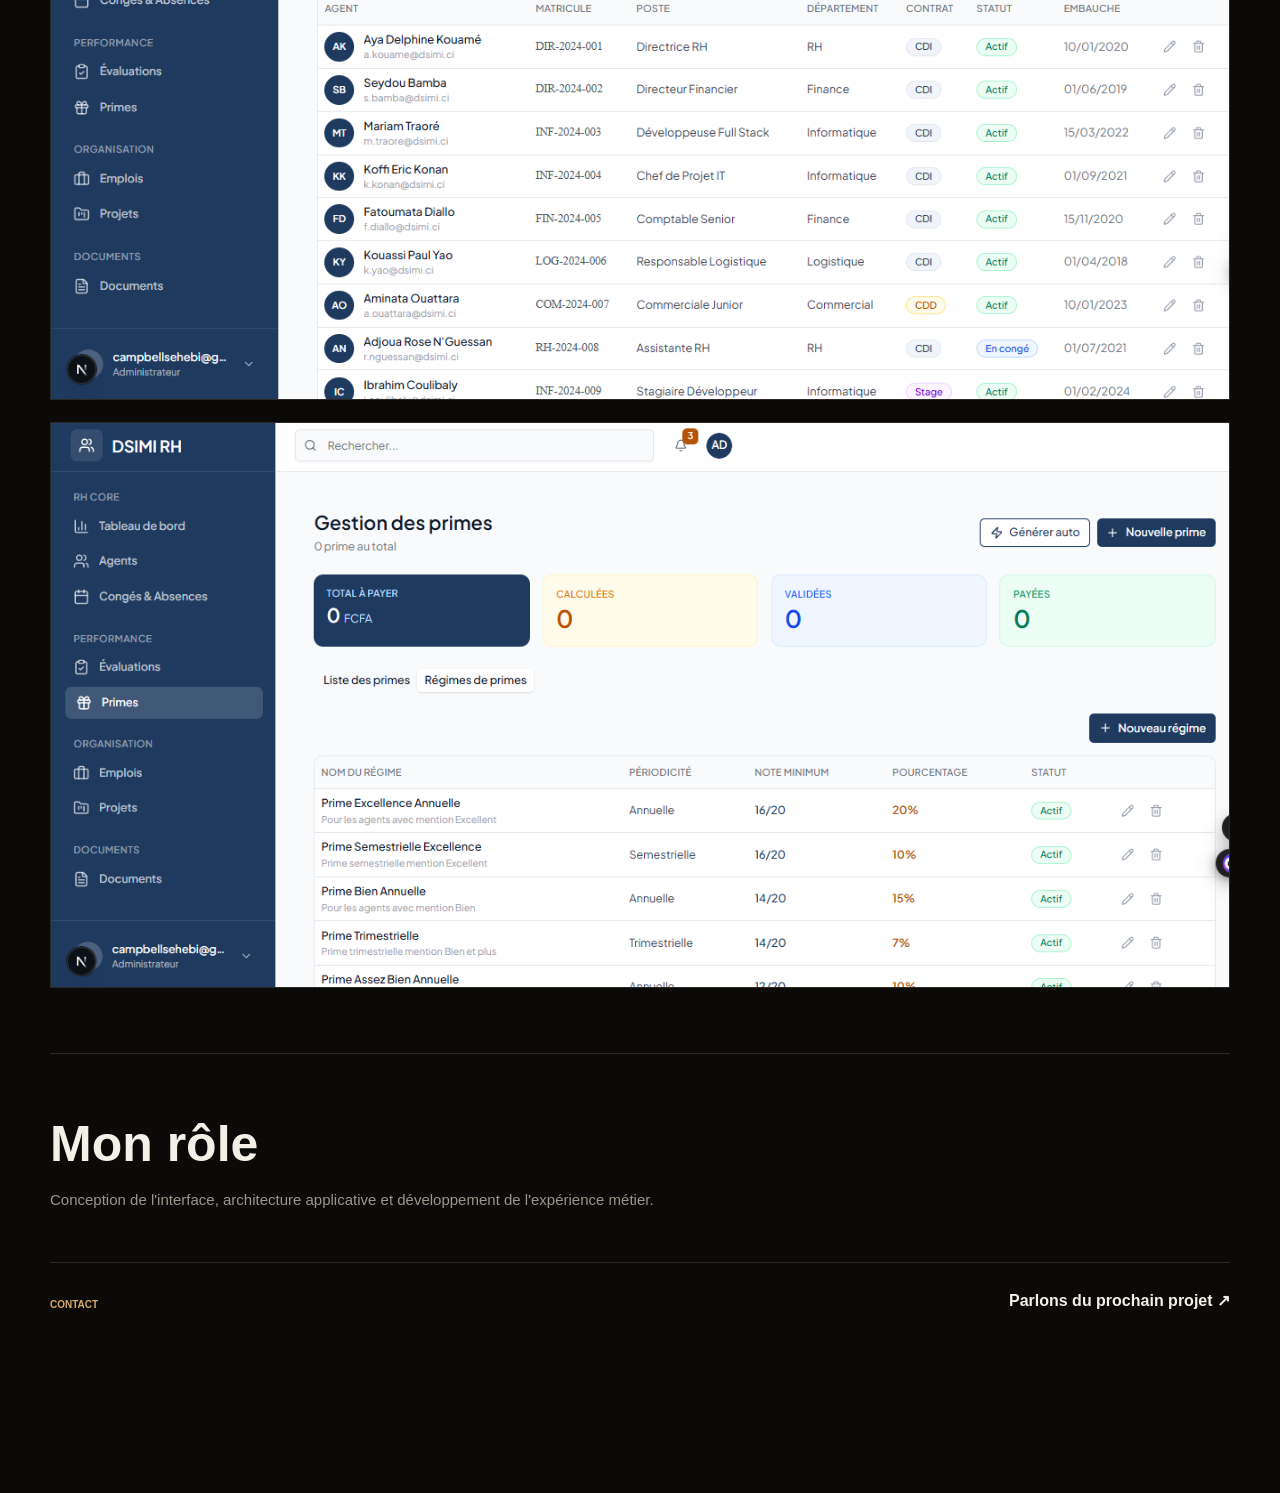
<file: projects/dsimi-rh.html>
<!doctype html><html lang="fr"><head><meta charset="UTF-8"><meta name="viewport" content="width=device-width,initial-scale=1"><title>DSIMI RH — Campbell Sehe Bi</title><link rel="stylesheet" href="../style.css"></head><body><main class="shell detail"><a class="back" href="../index.html#work">← Retour aux projets</a><p class="eyebrow">06 / HR · BUSINESS APP</p><h1>DSIMI RH</h1><p class="detail-intro">Une application RH métier pour structurer les processus collaborateurs, les données et le suivi administratif.</p><div class="case-grid"><div><h2>Le problème</h2><p>Donner aux équipes RH un espace structuré pour gérer les informations et les opérations du quotidien.</p></div><div><h2>La solution</h2><p>Une application métier centrée sur les données collaborateurs, les processus RH et une interface claire.</p><div class="case-meta"><span>Next.js</span><span>TypeScript</span><span>Tailwind</span><span>Supabase</span></div></div></div><section class="case-section"><h2>Expérience & fonctionnalités</h2><p>Dashboard RH · collaborateurs · données métier · suivi administratif · paramètres.</p><div class="gallery"><img src="../assets/DSIMI-dash[1].png" alt="Dashboard DSIMI RH" loading="lazy"><img src="../assets/DSIMI-agents.png" alt="Gestion des agents DSIMI RH" loading="lazy"><img src="../assets/DSIMI-primes.png" alt="Gestion des primes DSIMI RH" loading="lazy"></div></section><section class="case-section"><h2>Mon rôle</h2><p>Conception de l'interface, architecture applicative et développement de l'expérience métier.</p><a class="next-project" href="../index.html#contact"><span>CONTACT</span><strong>Parlons du prochain projet ↗</strong></a></section></main><script src="../script.js"></script></body></html>
</file>
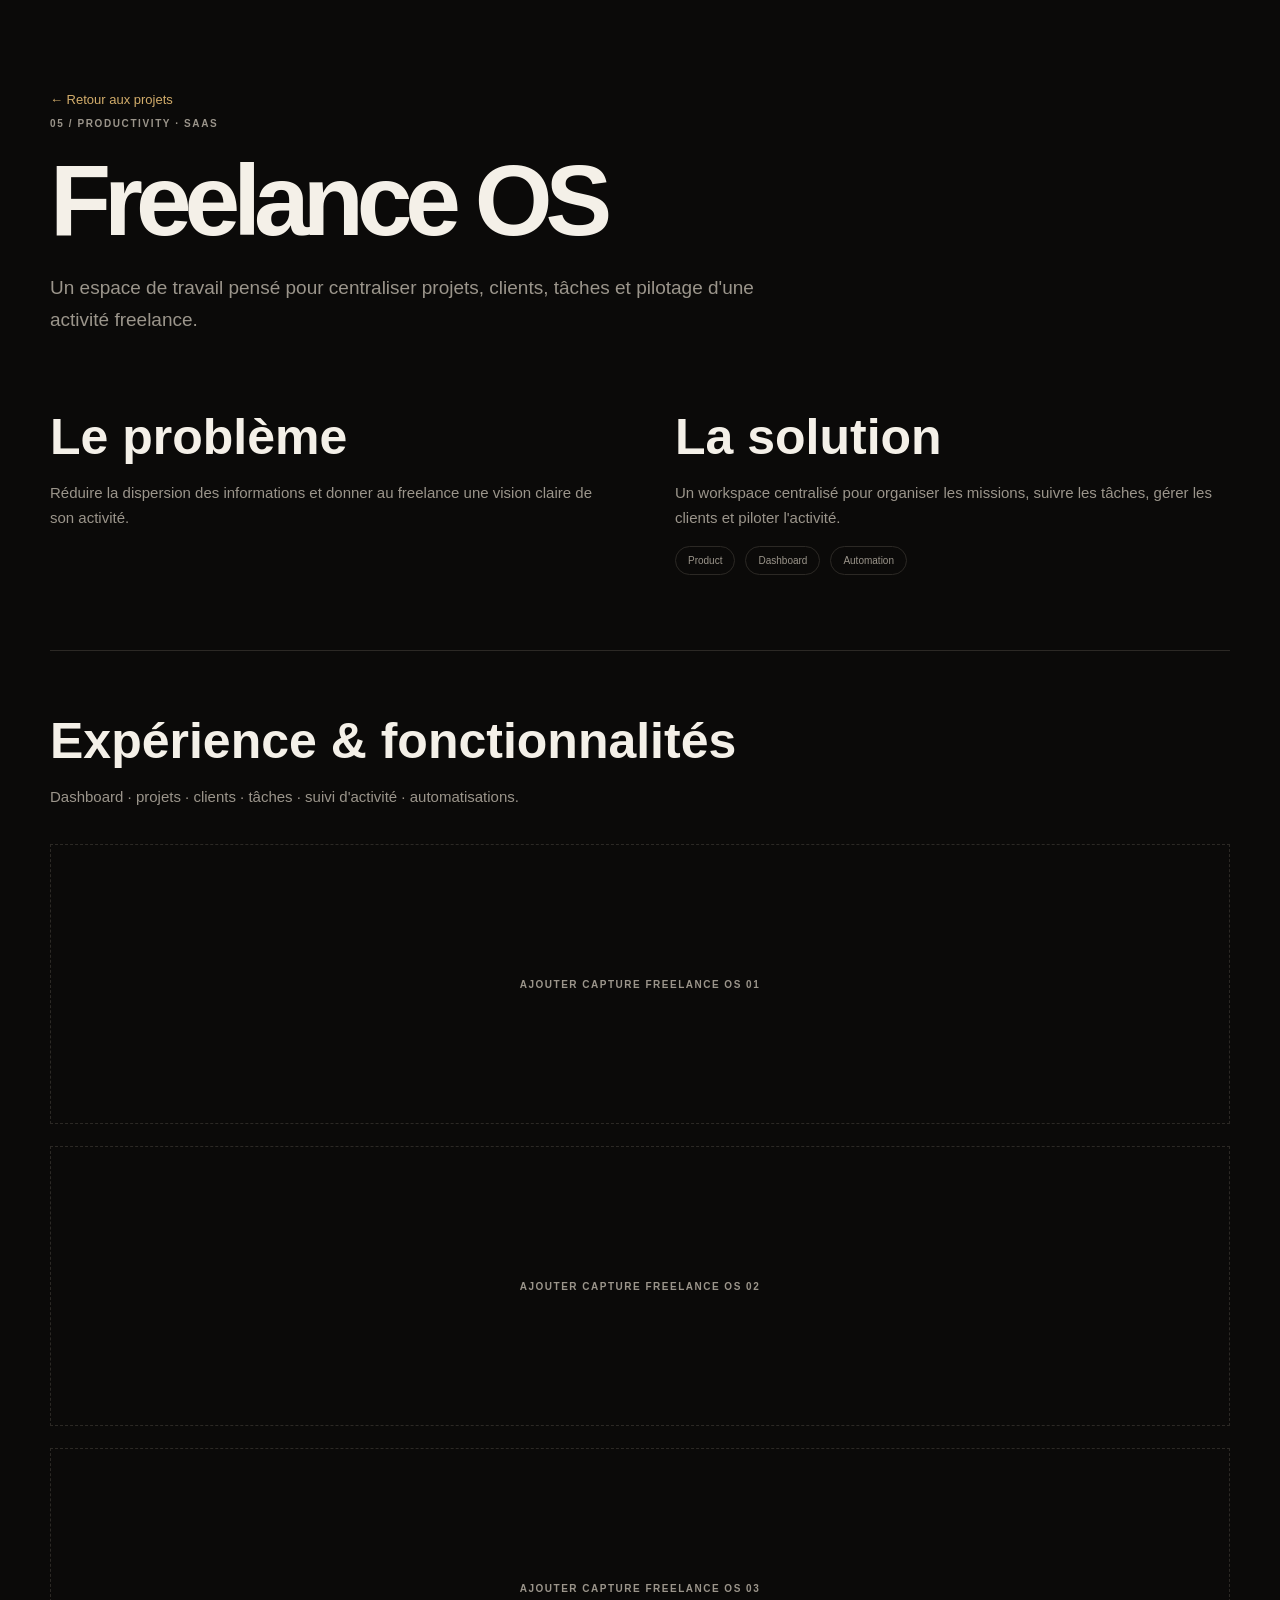
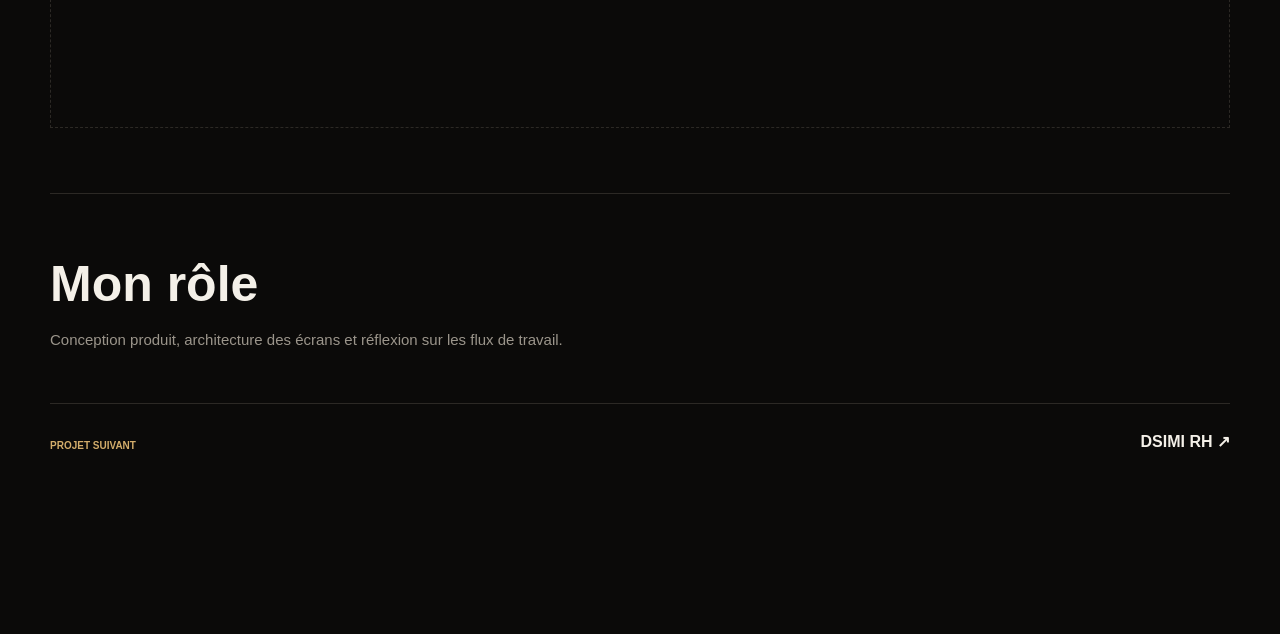
<file: projects/freelance-os.html>
<!doctype html><html lang="fr"><head><meta charset="UTF-8"><meta name="viewport" content="width=device-width,initial-scale=1"><title>Freelance OS — Campbell Sehe Bi</title><link rel="stylesheet" href="../style.css"></head><body><main class="shell detail"><a class="back" href="../index.html#work">← Retour aux projets</a><p class="eyebrow">05 / PRODUCTIVITY · SAAS</p><h1>Freelance OS</h1><p class="detail-intro">Un espace de travail pensé pour centraliser projets, clients, tâches et pilotage d'une activité freelance.</p><div class="case-grid"><div><h2>Le problème</h2><p>Réduire la dispersion des informations et donner au freelance une vision claire de son activité.</p></div><div><h2>La solution</h2><p>Un workspace centralisé pour organiser les missions, suivre les tâches, gérer les clients et piloter l'activité.</p><div class="case-meta"><span>Product</span><span>Dashboard</span><span>Automation</span></div></div></div><section class="case-section"><h2>Expérience & fonctionnalités</h2><p>Dashboard · projets · clients · tâches · suivi d'activité · automatisations.</p><div class="gallery"><div class="gallery-placeholder">AJOUTER CAPTURE FREELANCE OS 01</div><div class="gallery-placeholder">AJOUTER CAPTURE FREELANCE OS 02</div><div class="gallery-placeholder">AJOUTER CAPTURE FREELANCE OS 03</div></div></section><section class="case-section"><h2>Mon rôle</h2><p>Conception produit, architecture des écrans et réflexion sur les flux de travail.</p><a class="next-project" href="dsimi-rh.html"><span>PROJET SUIVANT</span><strong>DSIMI RH ↗</strong></a></section></main><script src="../script.js"></script></body></html>
</file>
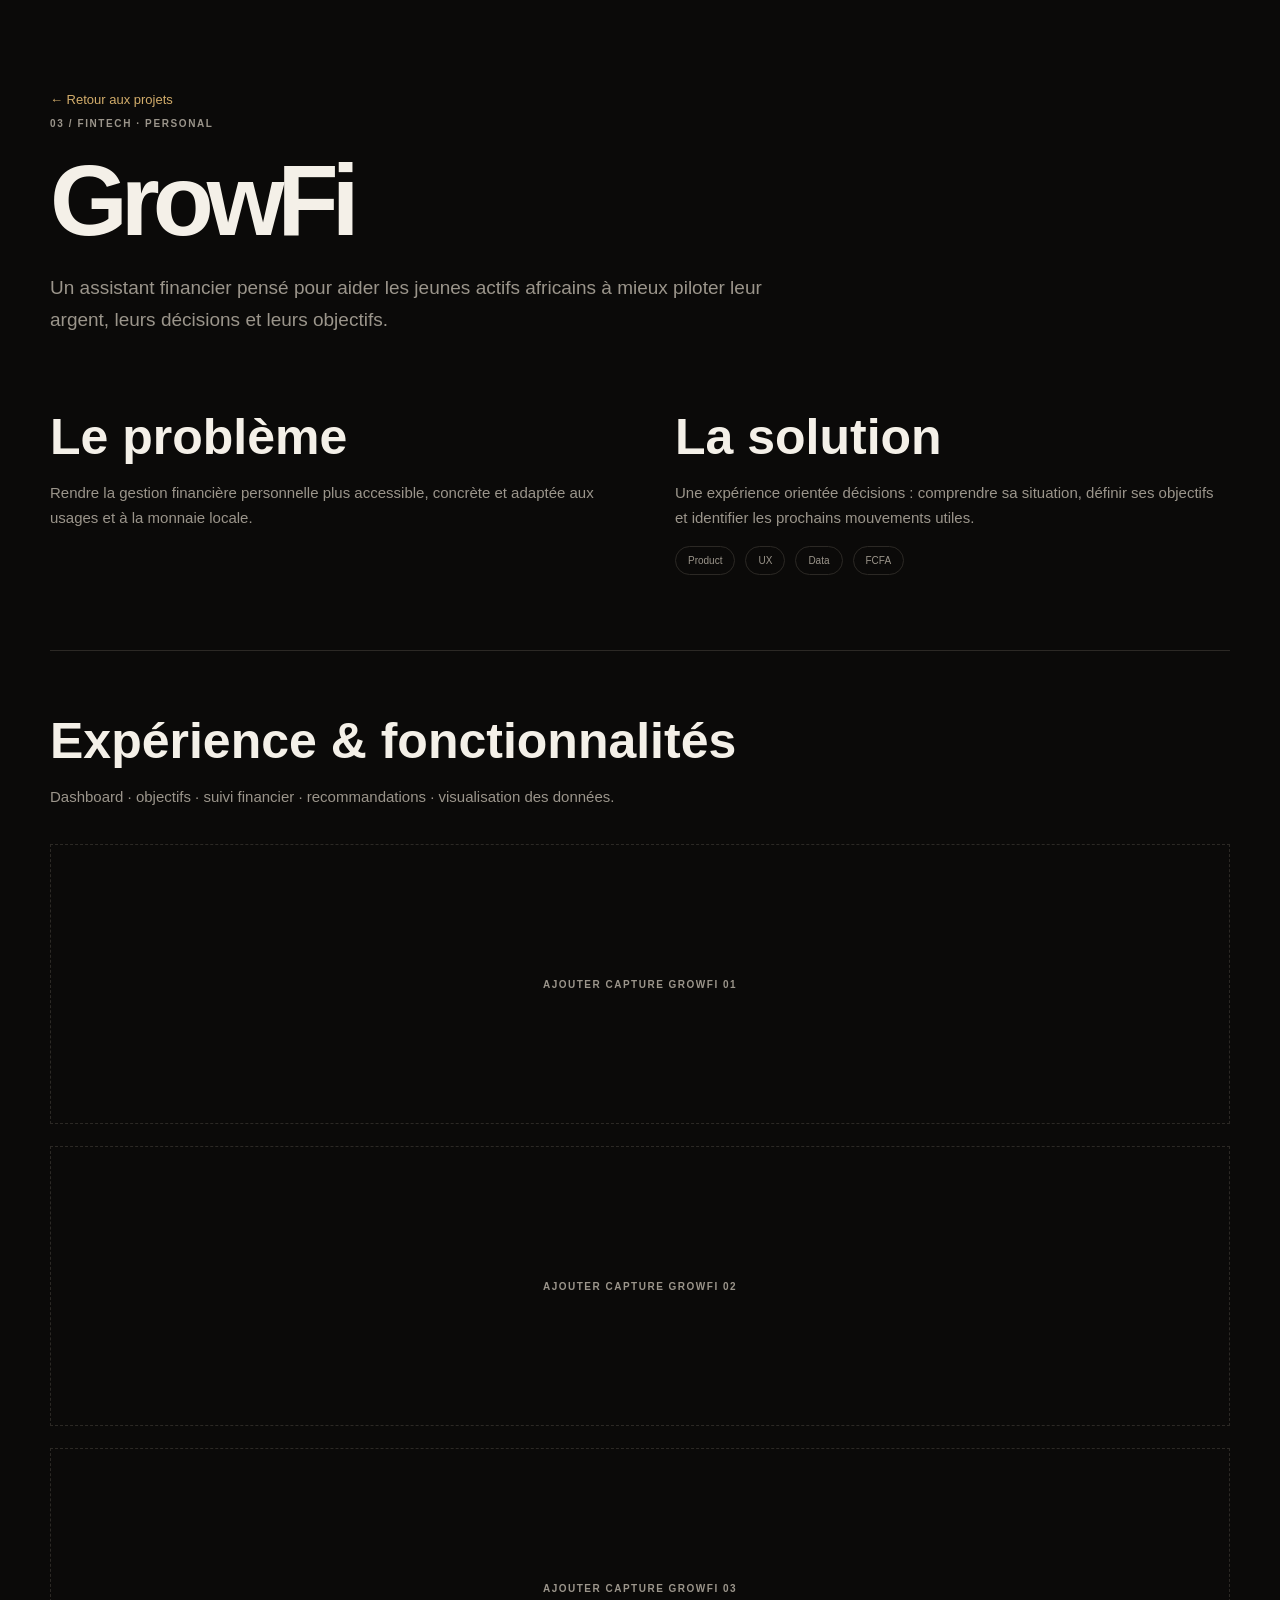
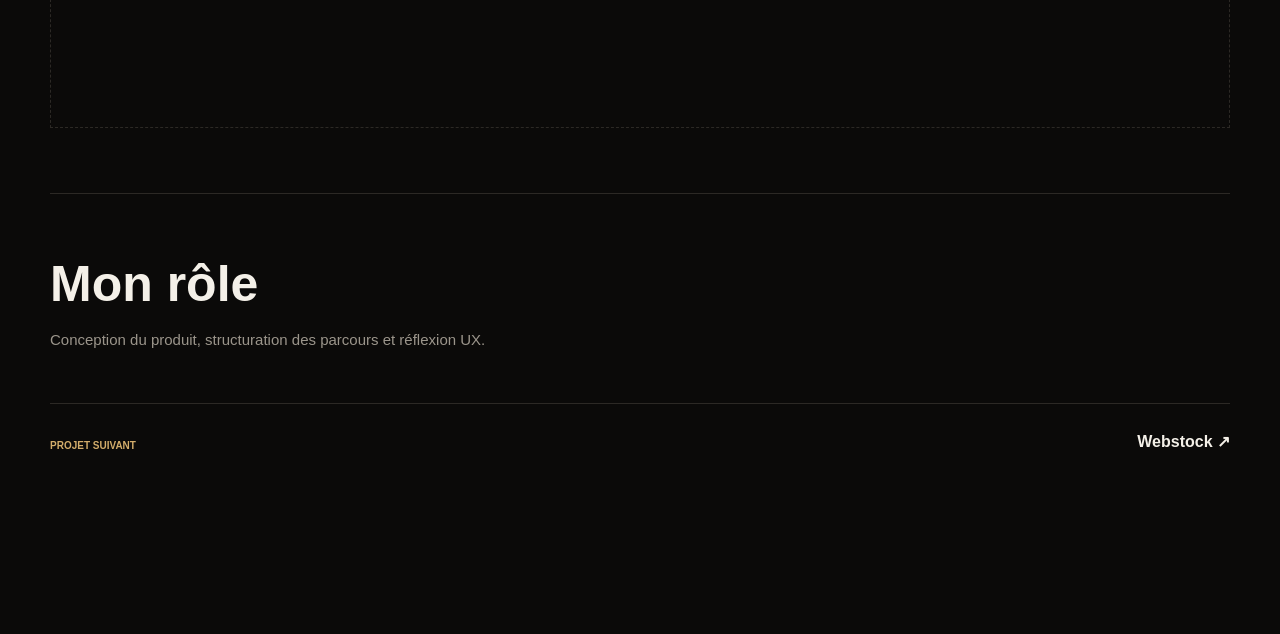
<file: projects/growfi.html>
<!doctype html><html lang="fr"><head><meta charset="UTF-8"><meta name="viewport" content="width=device-width,initial-scale=1"><title>GrowFi — Campbell Sehe Bi</title><link rel="stylesheet" href="../style.css"></head><body><main class="shell detail"><a class="back" href="../index.html#work">← Retour aux projets</a><p class="eyebrow">03 / FINTECH · PERSONAL</p><h1>GrowFi</h1><p class="detail-intro">Un assistant financier pensé pour aider les jeunes actifs africains à mieux piloter leur argent, leurs décisions et leurs objectifs.</p><div class="case-grid"><div><h2>Le problème</h2><p>Rendre la gestion financière personnelle plus accessible, concrète et adaptée aux usages et à la monnaie locale.</p></div><div><h2>La solution</h2><p>Une expérience orientée décisions : comprendre sa situation, définir ses objectifs et identifier les prochains mouvements utiles.</p><div class="case-meta"><span>Product</span><span>UX</span><span>Data</span><span>FCFA</span></div></div></div><section class="case-section"><h2>Expérience & fonctionnalités</h2><p>Dashboard · objectifs · suivi financier · recommandations · visualisation des données.</p><div class="gallery"><div class="gallery-placeholder">AJOUTER CAPTURE GROWFI 01</div><div class="gallery-placeholder">AJOUTER CAPTURE GROWFI 02</div><div class="gallery-placeholder">AJOUTER CAPTURE GROWFI 03</div></div></section><section class="case-section"><h2>Mon rôle</h2><p>Conception du produit, structuration des parcours et réflexion UX.</p><a class="next-project" href="webstock.html"><span>PROJET SUIVANT</span><strong>Webstock ↗</strong></a></section></main><script src="../script.js"></script></body></html>
</file>
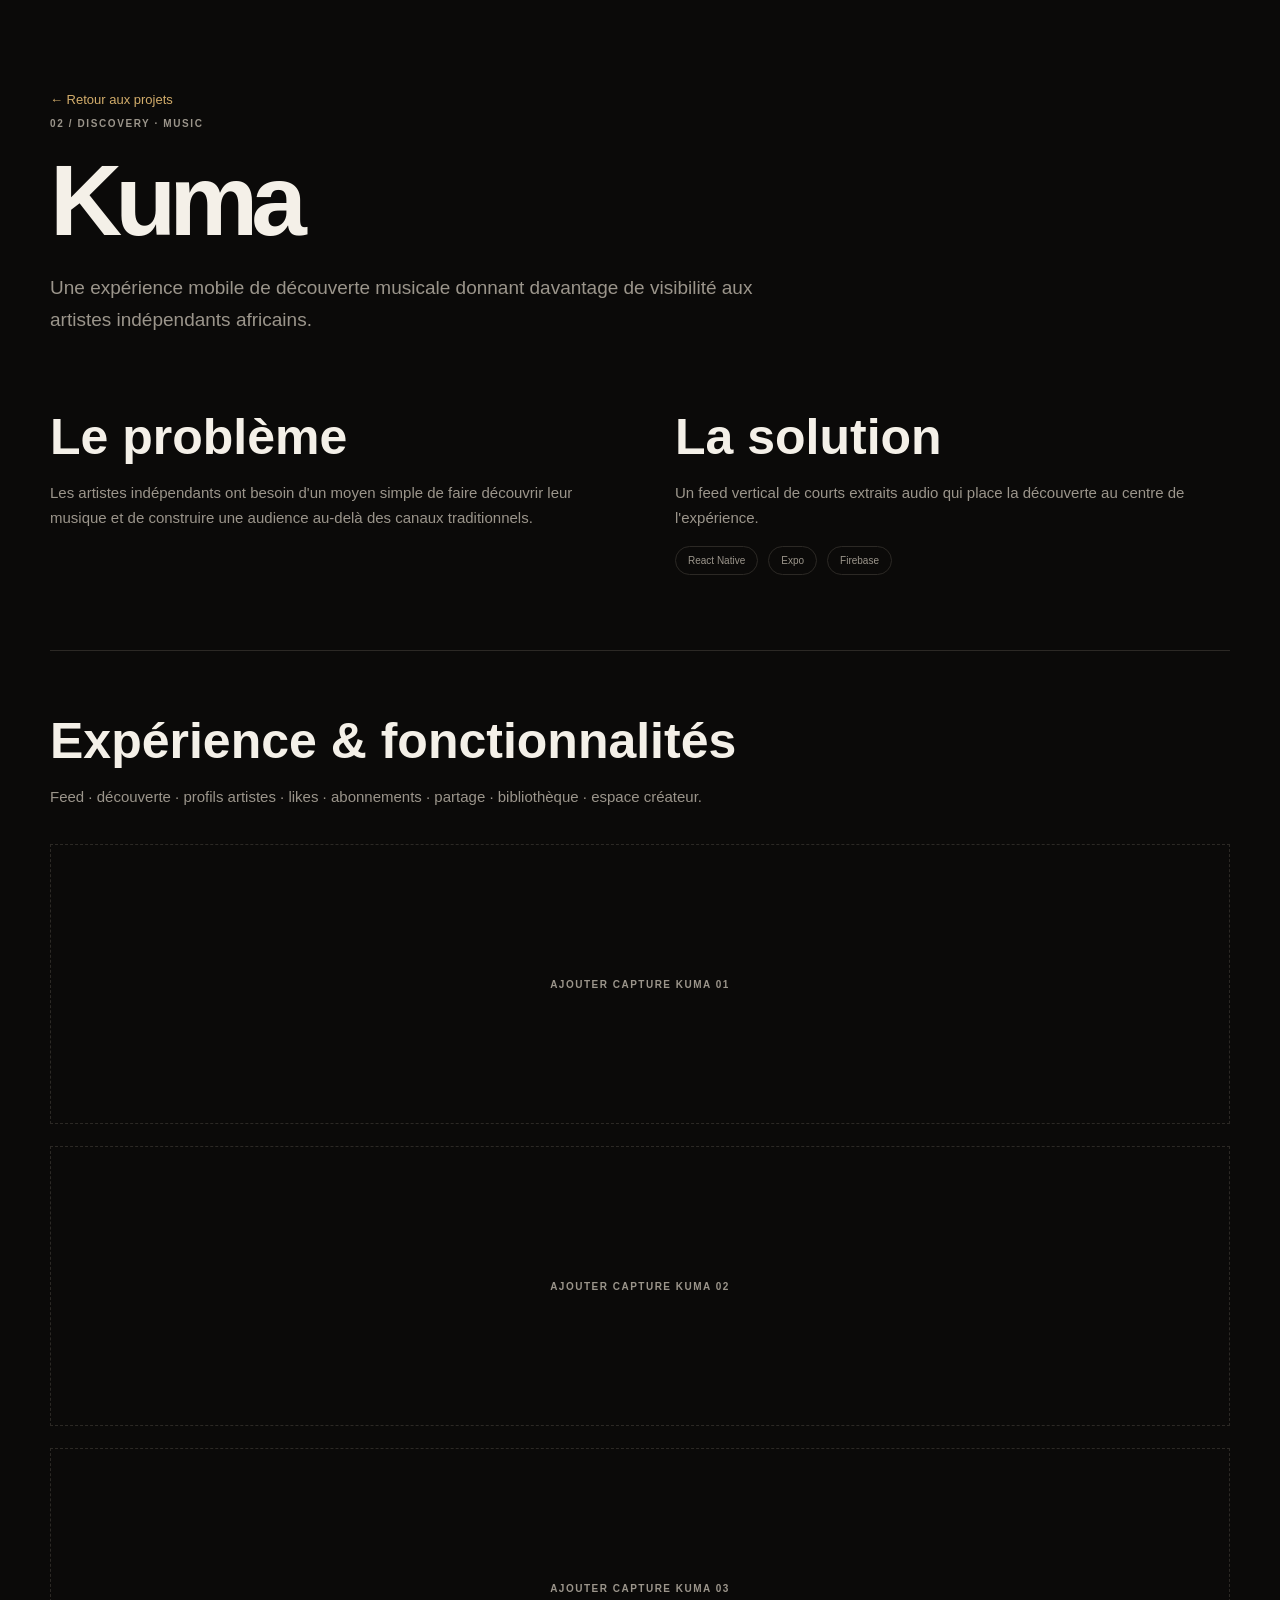
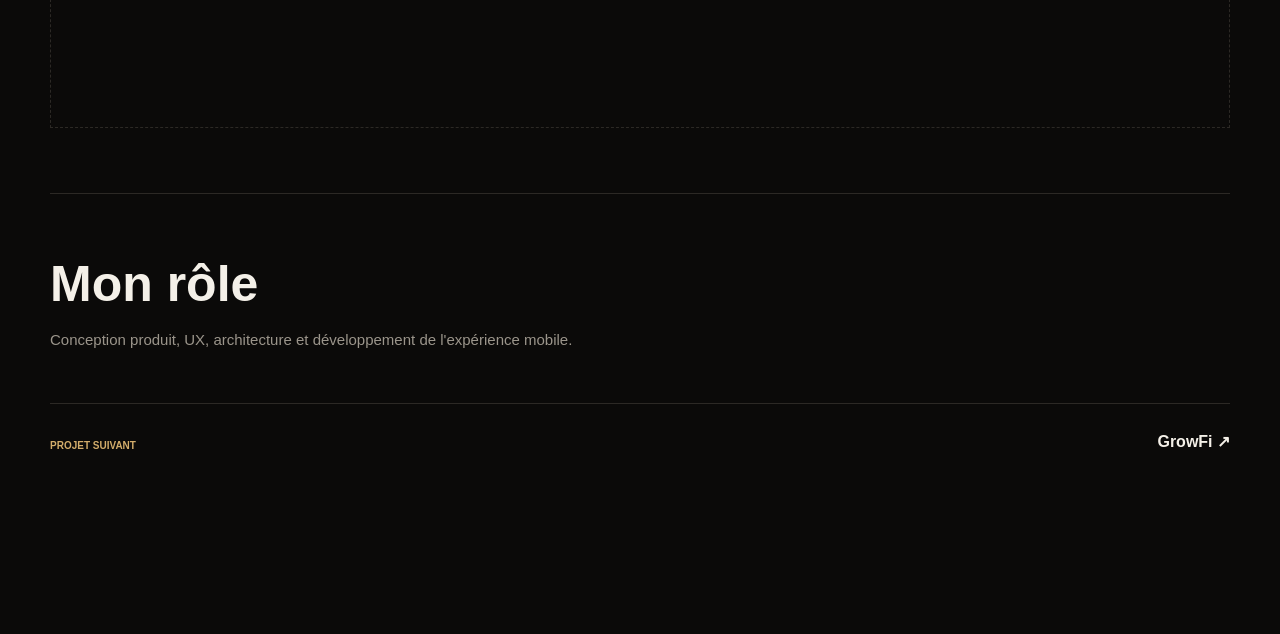
<file: projects/kuma.html>
<!doctype html><html lang="fr"><head><meta charset="UTF-8"><meta name="viewport" content="width=device-width,initial-scale=1"><title>Kuma — Campbell Sehe Bi</title><link rel="stylesheet" href="../style.css"></head><body><main class="shell detail"><a class="back" href="../index.html#work">← Retour aux projets</a><p class="eyebrow">02 / DISCOVERY · MUSIC</p><h1>Kuma</h1><p class="detail-intro">Une expérience mobile de découverte musicale donnant davantage de visibilité aux artistes indépendants africains.</p><div class="case-grid"><div><h2>Le problème</h2><p>Les artistes indépendants ont besoin d'un moyen simple de faire découvrir leur musique et de construire une audience au-delà des canaux traditionnels.</p></div><div><h2>La solution</h2><p>Un feed vertical de courts extraits audio qui place la découverte au centre de l'expérience.</p><div class="case-meta"><span>React Native</span><span>Expo</span><span>Firebase</span></div></div></div><section class="case-section"><h2>Expérience & fonctionnalités</h2><p>Feed · découverte · profils artistes · likes · abonnements · partage · bibliothèque · espace créateur.</p><div class="gallery"><div class="gallery-placeholder">AJOUTER CAPTURE KUMA 01</div><div class="gallery-placeholder">AJOUTER CAPTURE KUMA 02</div><div class="gallery-placeholder">AJOUTER CAPTURE KUMA 03</div></div></section><section class="case-section"><h2>Mon rôle</h2><p>Conception produit, UX, architecture et développement de l'expérience mobile.</p><a class="next-project" href="growfi.html"><span>PROJET SUIVANT</span><strong>GrowFi ↗</strong></a></section></main><script src="../script.js"></script></body></html>
</file>
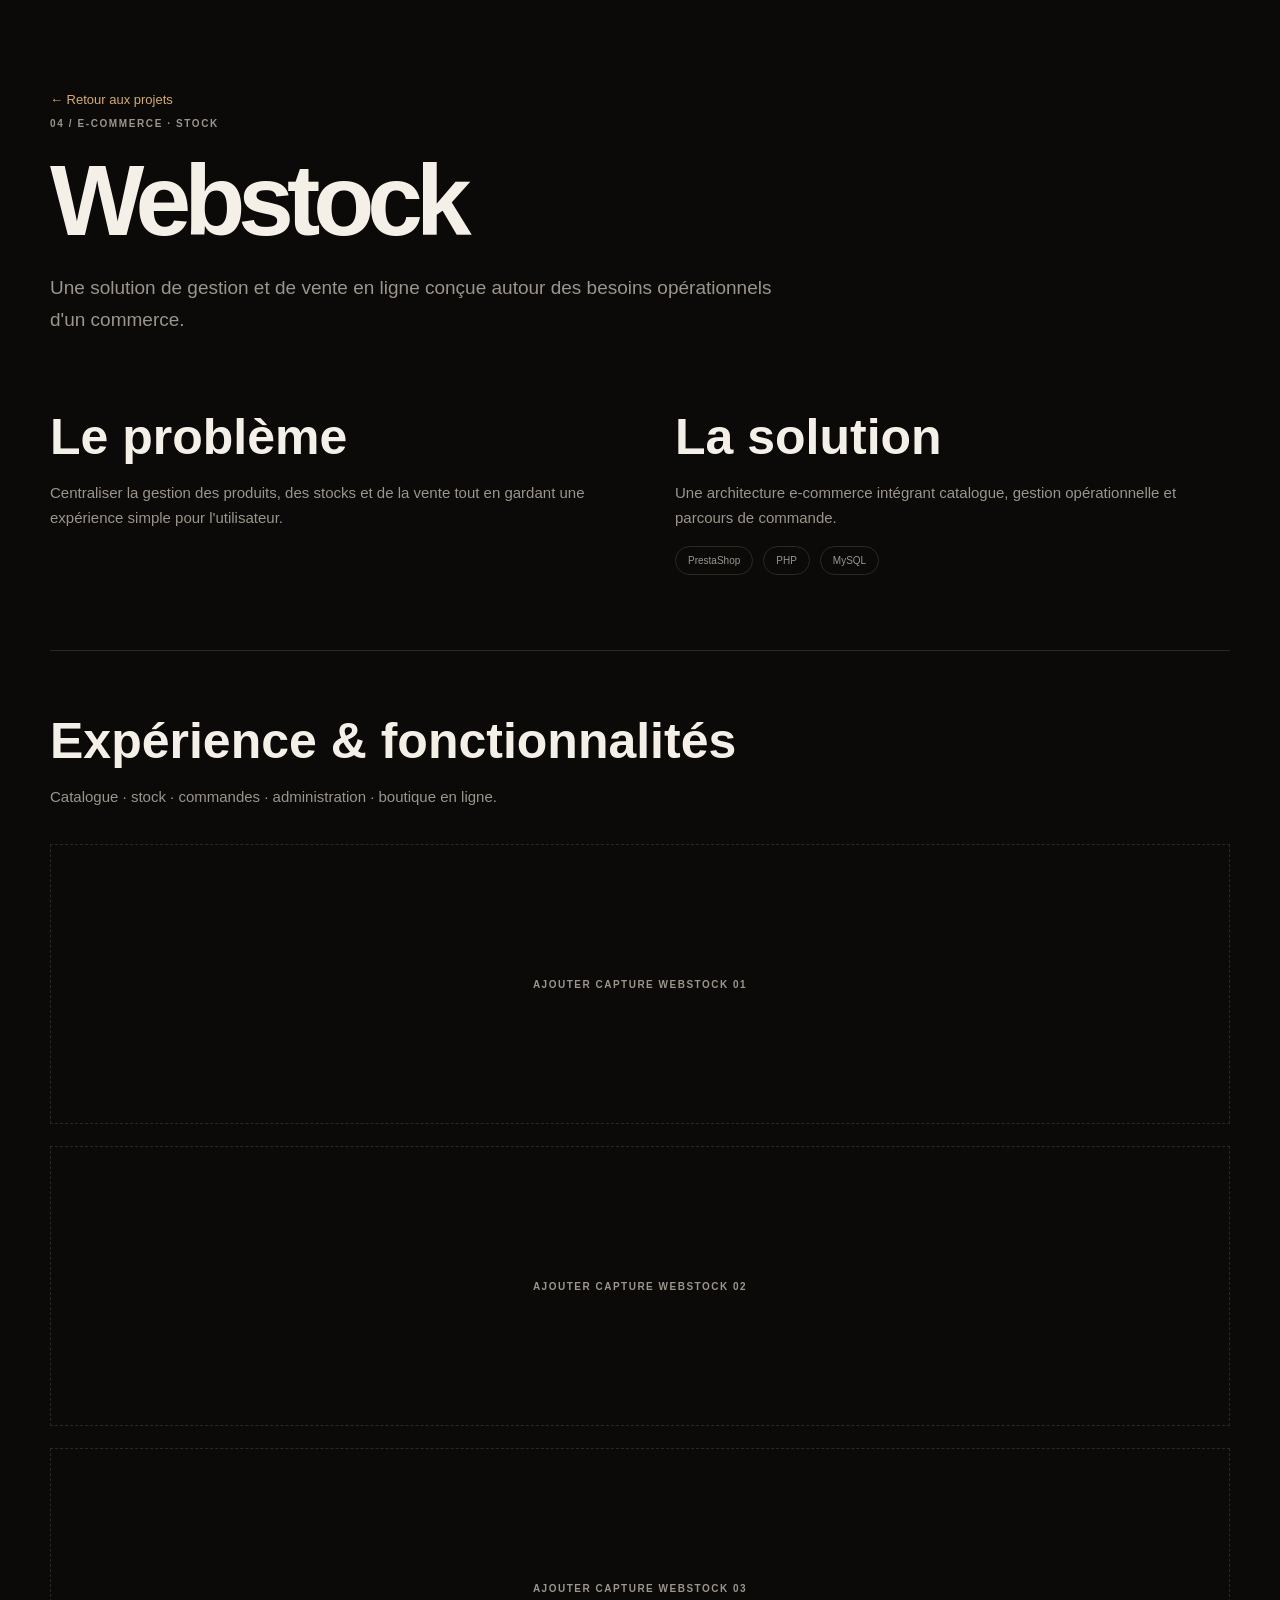
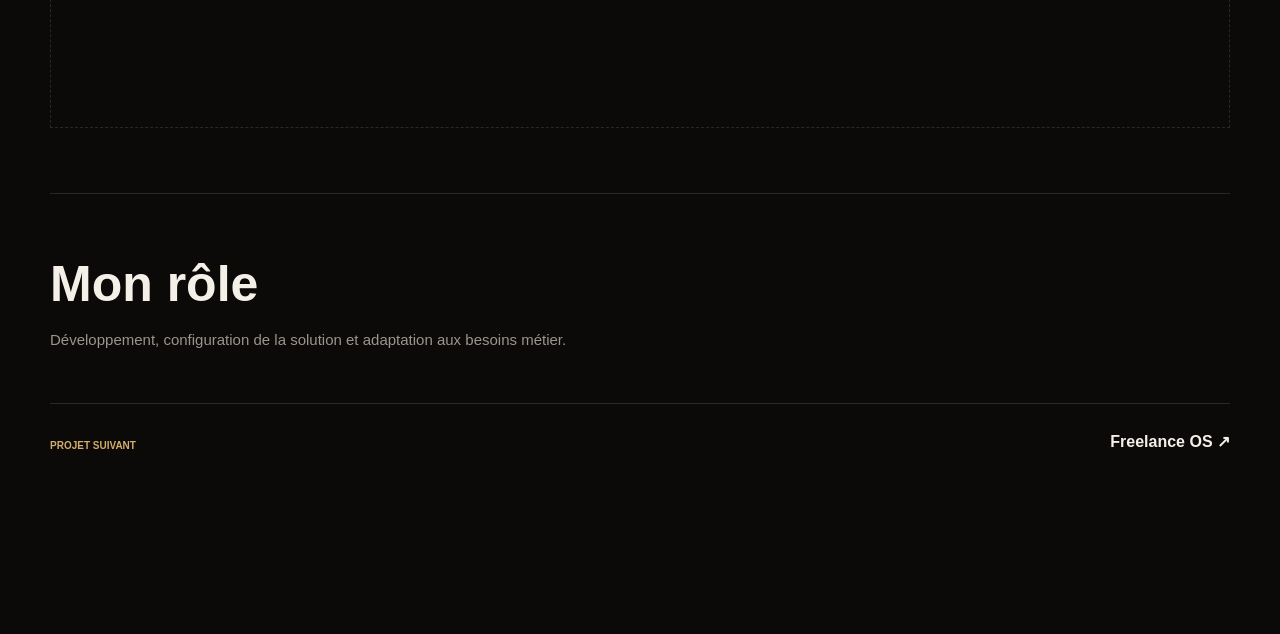
<file: projects/webstock.html>
<!doctype html><html lang="fr"><head><meta charset="UTF-8"><meta name="viewport" content="width=device-width,initial-scale=1"><title>Webstock — Campbell Sehe Bi</title><link rel="stylesheet" href="../style.css"></head><body><main class="shell detail"><a class="back" href="../index.html#work">← Retour aux projets</a><p class="eyebrow">04 / E-COMMERCE · STOCK</p><h1>Webstock</h1><p class="detail-intro">Une solution de gestion et de vente en ligne conçue autour des besoins opérationnels d'un commerce.</p><div class="case-grid"><div><h2>Le problème</h2><p>Centraliser la gestion des produits, des stocks et de la vente tout en gardant une expérience simple pour l'utilisateur.</p></div><div><h2>La solution</h2><p>Une architecture e-commerce intégrant catalogue, gestion opérationnelle et parcours de commande.</p><div class="case-meta"><span>PrestaShop</span><span>PHP</span><span>MySQL</span></div></div></div><section class="case-section"><h2>Expérience & fonctionnalités</h2><p>Catalogue · stock · commandes · administration · boutique en ligne.</p><div class="gallery"><div class="gallery-placeholder">AJOUTER CAPTURE WEBSTOCK 01</div><div class="gallery-placeholder">AJOUTER CAPTURE WEBSTOCK 02</div><div class="gallery-placeholder">AJOUTER CAPTURE WEBSTOCK 03</div></div></section><section class="case-section"><h2>Mon rôle</h2><p>Développement, configuration de la solution et adaptation aux besoins métier.</p><a class="next-project" href="freelance-os.html"><span>PROJET SUIVANT</span><strong>Freelance OS ↗</strong></a></section></main><script src="../script.js"></script></body></html>
</file>
<file: style.css>
:root{--bg:#0b0a09;--surface:#151311;--line:#2c2925;--text:#f4f0e8;--muted:#9b958b;--accent:#d3ad6b;--accent2:#b98e4c;--sans:'Poppins',sans-serif;--display:'Montserrat Alternates',sans-serif}body.light{--bg:#f5f1e9;--surface:#fffdf8;--line:#d8d1c5;--text:#171513;--muted:#6f6960;--accent:#95651f;--accent2:#754d16}*{box-sizing:border-box}html{scroll-behavior:smooth}body{margin:0;background:var(--bg);color:var(--text);font-family:var(--sans);overflow-x:hidden;transition:background .3s,color .3s}.shell{width:min(1180px,calc(100% - 48px));margin:auto}.nav{height:82px;width:min(1180px,calc(100% - 48px));margin:auto;display:flex;align-items:center;justify-content:space-between;border-bottom:1px solid var(--line)}.brand{font:700 20px var(--display);color:var(--text);text-decoration:none;letter-spacing:-.08em}.brand span{color:var(--accent)}.nav nav{display:flex;gap:34px}.nav nav a,.footer a{font:500 13px var(--sans);color:var(--muted);text-decoration:none;transition:.25s}.nav nav a:hover,.footer a:hover{color:var(--text)}.nav-actions{display:flex;align-items:center;gap:10px}.nav-cta,.theme-toggle{border:1px solid var(--line);border-radius:100px;padding:10px 15px;background:transparent;color:var(--text);font:500 12px var(--sans);text-decoration:none;cursor:pointer}.nav-cta:before{content:'';display:inline-block;width:6px;height:6px;border-radius:50%;background:var(--accent);margin-right:8px}.theme-toggle{width:42px;padding:10px 0}.theme-toggle .sun{display:none}.light .theme-toggle .moon{display:none}.light .theme-toggle .sun{display:inline}.hero{min-height:calc(100vh - 82px);display:grid;grid-template-columns:1.08fr .92fr;align-items:center;gap:60px;padding:74px 0 92px}.eyebrow,.section-kicker,.hero-meta,.portrait-index,.project-main>p{font:600 10px var(--display);letter-spacing:.16em;color:var(--muted)}.pulse{display:inline-block;width:7px;height:7px;border-radius:50%;background:var(--accent);margin-right:9px}.hero h1{font:600 clamp(56px,7.2vw,104px)/.91 var(--display);letter-spacing:-.075em;margin:24px 0 30px}.hero h1 em,.about h2 span,.skills h2 span,.contact h2 span,.identity-intro h2 span{font-family:var(--display);font-weight:400;font-style:italic;letter-spacing:-.06em;color:var(--accent)}.lead{max-width:520px;color:var(--muted);font:400 17px/1.65 var(--sans);margin:0 0 34px}.hero-actions{display:flex;gap:12px}.button{display:inline-flex;align-items:center;gap:28px;padding:14px 18px;border-radius:100px;text-decoration:none;font:600 13px var(--sans);transition:.25s}.button.primary{background:var(--accent);color:var(--bg)}.button.ghost{border:1px solid var(--line);color:var(--text)}.hero-meta{display:flex;gap:28px;margin-top:68px;font-size:9px}.portrait-wrap{position:relative;display:flex;justify-content:center}.portrait-frame{width:min(430px,100%);aspect-ratio:4/5;position:relative;border:1px solid var(--line);padding:9px;transform:rotate(2.5deg);background:var(--surface)}.portrait-frame:before{content:'';position:absolute;inset:17px;border:1px solid var(--line);pointer-events:none;z-index:2}.portrait-image{display:block;width:100%;height:100%;object-fit:cover;object-position:center;filter:saturate(.88) contrast(1.04)}.portrait-index{position:absolute;right:13px;bottom:-28px;writing-mode:vertical-rl}.orbit{position:absolute;border:1px solid var(--line);border-radius:50%;pointer-events:none}.orbit-a{width:520px;height:520px}.orbit-b{width:600px;height:300px;transform:rotate(-25deg)}.section{padding:125px 0;border-top:1px solid var(--line)}.about-grid{display:grid;grid-template-columns:1fr 1fr;gap:80px;margin-top:45px}.about h2,.skills h2,.contact h2{font:600 clamp(40px,5vw,70px)/.98 var(--display);letter-spacing:-.065em;margin:0}.large-copy{font:400 20px/1.65 var(--sans);color:var(--muted);margin:0}.facts{display:grid;grid-template-columns:repeat(3,1fr);border-top:1px solid var(--line);margin-top:54px}.facts div{padding:20px 10px 0 0}.facts strong{display:block;font:600 12px var(--display);color:var(--accent);margin-bottom:10px}.facts span{font:400 13px var(--sans);color:var(--muted)}.section-head{display:flex;justify-content:space-between;align-items:end;margin-bottom:46px}.section-head h2{font:600 clamp(40px,5vw,68px)/1 var(--display);letter-spacing:-.06em;margin:14px 0 0}.counter,.scroll-hint{font:500 10px var(--display);letter-spacing:.15em;color:var(--muted)}.scroll-hint{white-space:nowrap}.experience-track{display:flex;gap:18px;overflow-x:auto;scroll-snap-type:x mandatory;scrollbar-width:none;padding:4px 0 22px;cursor:grab}.experience-track::-webkit-scrollbar{display:none}.experience-track:active{cursor:grabbing}.experience-card{flex:0 0 min(370px,78vw);min-height:300px;padding:28px;position:relative;border:1px solid var(--line);background:var(--surface);color:var(--text);text-decoration:none;scroll-snap-align:start;display:flex;flex-direction:column;justify-content:flex-end;transition:transform .3s,border-color .3s,background .3s}.experience-card:hover{transform:translateY(-6px);border-color:var(--accent)}.experience-number{position:absolute;top:24px;right:25px;font:500 10px var(--display);color:var(--muted)}.experience-card p{font:600 10px var(--display);letter-spacing:.16em;color:var(--accent);margin:0 0 10px}.experience-card h3{font:600 clamp(31px,4vw,47px)/1 var(--display);letter-spacing:-.055em;margin:0}.experience-more{margin-top:24px;color:var(--muted);font:500 11px var(--sans)}.experience-details{display:grid;grid-template-columns:repeat(3,1fr);gap:22px;margin-top:28px}.experience-details article{border-top:1px solid var(--line);padding-top:20px}.detail-label{font:600 9px var(--display);letter-spacing:.14em;color:var(--accent);margin:0 0 10px}.experience-details h3{font:600 20px var(--display);margin:0 0 9px}.experience-details article>p:last-child{font:400 13px/1.65 var(--sans);color:var(--muted);margin:0}.project{display:grid;grid-template-columns:70px 1fr 50px;gap:20px;padding:35px 0;border-top:1px solid var(--line);transition:.3s;text-decoration:none!important;color:var(--text)!important}.project:hover{padding-left:12px;background:linear-gradient(90deg,#d3ad6b10,transparent)}.project-no{font:500 11px var(--display);color:var(--muted)}.project-main>p{margin:0 0 8px}.project h3{font:600 clamp(38px,5vw,68px) var(--display);letter-spacing:-.06em;margin:0;color:var(--text)}.project-desc{max-width:620px;color:var(--muted);font:400 14px/1.6 var(--sans);margin:16px 0 20px}.tags{display:flex;gap:7px;flex-wrap:wrap}.tags span,.skill-cloud span{border:1px solid var(--line);border-radius:100px;padding:7px 10px;color:var(--muted);font:400 10px var(--sans)}.project-arrow{font:400 24px var(--display);color:var(--accent);text-align:right}.featured h3{color:var(--accent)}.skills-layout{display:grid;grid-template-columns:1fr 1fr;gap:90px;margin-top:48px}.skill-cloud{display:flex;flex-wrap:wrap;align-content:flex-start;gap:10px}.skill-cloud span{font-size:12px;padding:10px 13px}.contact{padding-bottom:85px}.contact-card{border:1px solid var(--line);padding:65px clamp(28px,7vw,100px);position:relative;overflow:hidden;background:radial-gradient(circle at 85% 20%,#d3ad6b0b,transparent 30%)}.contact-card:after{content:'CSB';position:absolute;right:-20px;bottom:-65px;font:700 220px var(--display);letter-spacing:-.12em;color:var(--text);opacity:.025}.contact h2{margin:30px 0 22px;position:relative;z-index:1}.contact p{color:var(--muted);position:relative;z-index:1}.contact-link{display:inline-flex;align-items:center;gap:20px;color:var(--accent);font:500 clamp(18px,3vw,28px) var(--display);text-decoration:none;margin-top:28px;position:relative;z-index:1}.contact-link span{font-size:18px}.footer{height:100px;border-top:1px solid var(--line);display:flex;align-items:center;justify-content:space-between;font:400 11px var(--sans);color:var(--muted)}.reveal{animation:up .9s cubic-bezier(.2,.7,.2,1) both}.delay{animation-delay:.15s}@keyframes up{from{opacity:0;transform:translateY(25px)}to{opacity:1;transform:translateY(0)}}.detail{padding:90px 0}.back{color:var(--accent);text-decoration:none;font:500 13px var(--sans)}.detail h1{font:600 clamp(48px,8vw,100px)/.95 var(--display);letter-spacing:-.07em;margin:24px 0}.detail-intro{max-width:760px;color:var(--muted);font:400 19px/1.7 var(--sans)}.case-grid{display:grid;grid-template-columns:1fr 1fr;gap:70px;margin:75px 0}.case-grid h2,.case-section h2{font:600 clamp(30px,4vw,50px)/1 var(--display);margin:0 0 18px}.case-grid p,.case-section p{color:var(--muted);font:400 15px/1.7 var(--sans)}.case-meta{display:flex;gap:10px;flex-wrap:wrap}.case-meta span{border:1px solid var(--line);border-radius:100px;padding:8px 12px;font:400 10px var(--sans);color:var(--muted)}.gallery{display:grid;gap:22px;margin-top:35px}.gallery img{width:100%;display:block;border:1px solid var(--line);background:var(--surface)}.gallery-placeholder{min-height:280px;border:1px dashed var(--line);display:grid;place-items:center;color:var(--muted);font:600 10px var(--display);letter-spacing:.15em}.case-section{padding:65px 0;border-top:1px solid var(--line)}.next-project{display:flex;justify-content:space-between;align-items:end;margin-top:50px;padding:28px 0;border-top:1px solid var(--line);color:var(--text);text-decoration:none}.next-project span{color:var(--accent);font:600 10px var(--display)}@media(max-width:800px){.shell,.nav{width:min(100% - 32px,1180px)}.nav{height:70px}.nav nav{display:none}.hero{grid-template-columns:1fr;padding:60px 0 90px;gap:55px}.hero h1{font-size:clamp(52px,15vw,80px)}.lead{font-size:15px}.hero-meta{margin-top:45px;gap:13px;flex-wrap:wrap}.portrait-wrap{width:80%;margin:0 auto}.about-grid,.skills-layout,.case-grid{grid-template-columns:1fr;gap:35px}.section{padding:85px 0}.section-head{align-items:end}.scroll-hint{display:none}.experience-card{min-height:270px;flex-basis:82vw}.experience-details{grid-template-columns:1fr;gap:28px}.project{grid-template-columns:38px 1fr 25px}.project-desc{font-size:13px}.project h3{font-size:44px}.facts{margin-top:38px}.contact-card{padding:45px 25px}.footer{height:auto;padding:28px 0;gap:15px;flex-wrap:wrap}.footer a{width:100%}.orbit{display:none}.nav-actions .nav-cta{display:none}.detail{padding:60px 0}.detail h1{font-size:clamp(48px,16vw,76px)}}@media(prefers-reduced-motion:reduce){html{scroll-behavior:auto}.reveal{animation:none}.project,.button,.experience-card{transition:none}}
</file>
